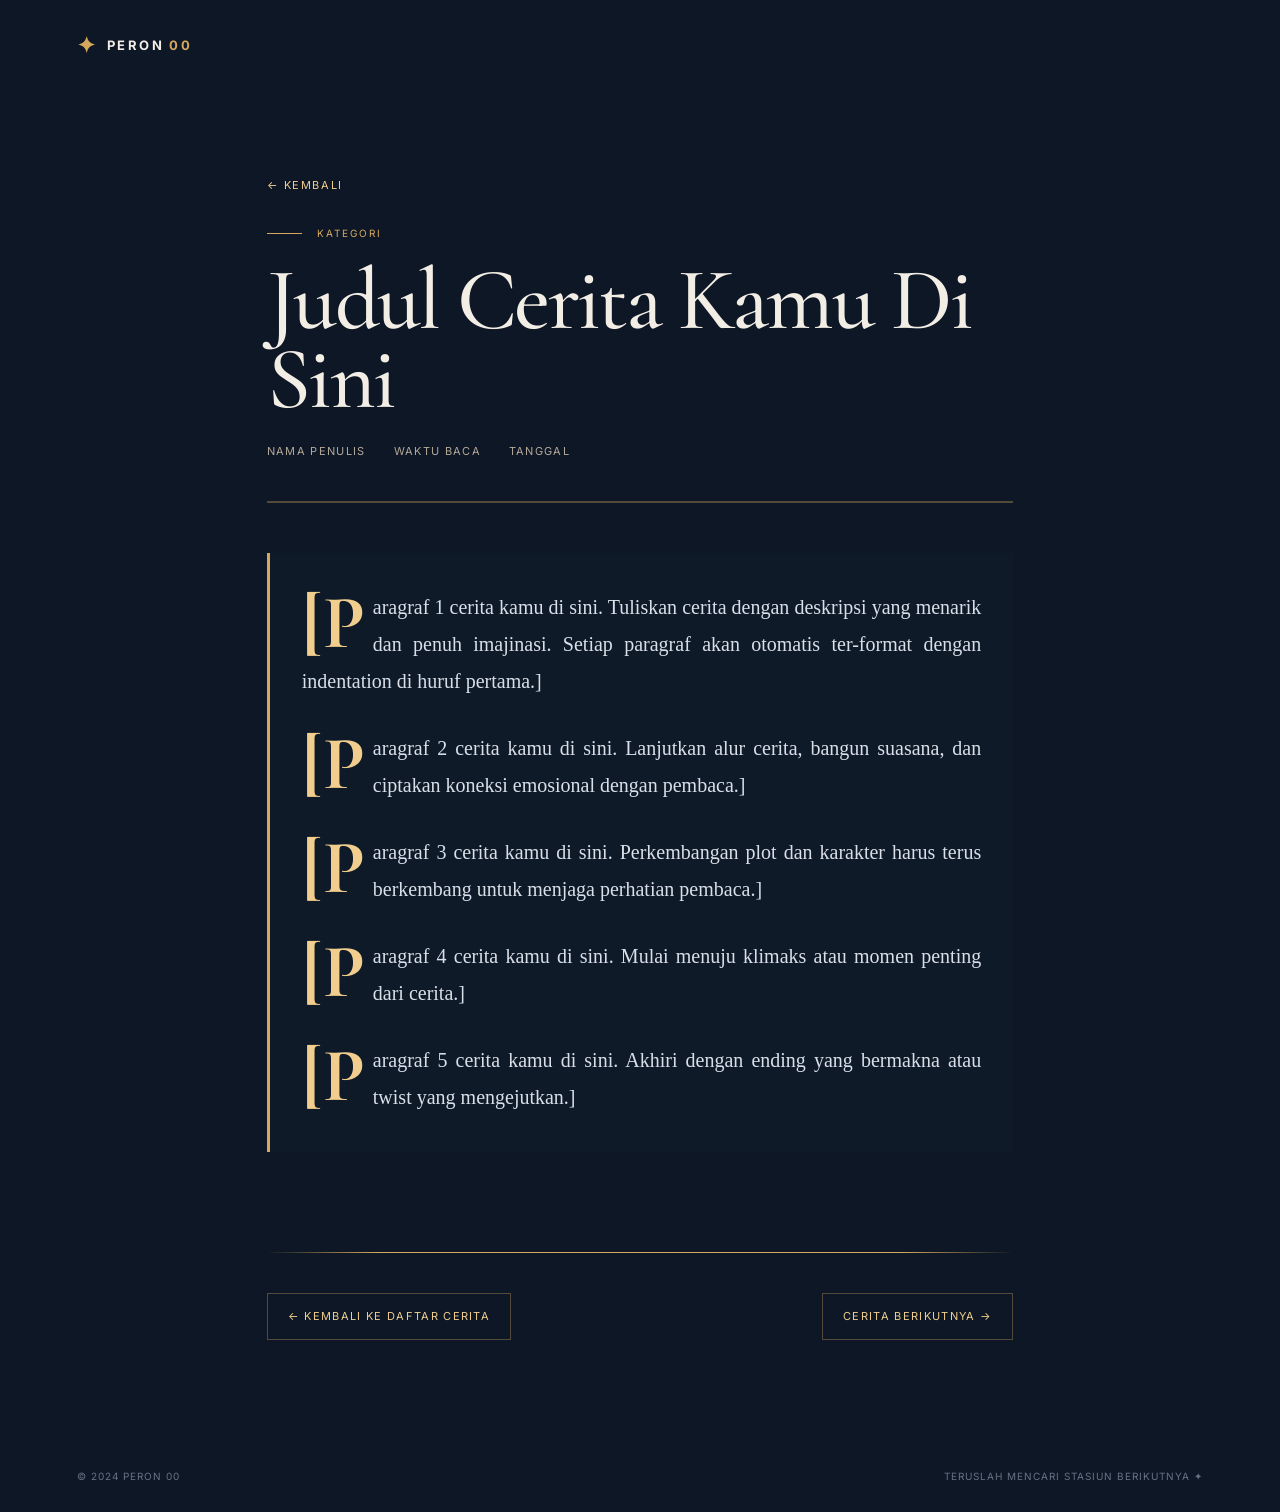
<file: Gift For Cia/baca1.html>
<!DOCTYPE html>
<html lang="id">
  <head>
    <meta charset="UTF-8" />
    <meta name="viewport" content="width=device-width, initial-scale=1.0" />
    <title>Peron 00 | Cerita</title>
    <link rel="preconnect" href="https://fonts.googleapis.com" />
    <link rel="preconnect" href="https://fonts.gstatic.com" crossorigin />
    <link
      href="https://fonts.googleapis.com/css2?family=Cormorant+Garamond:wght@500;600;700&family=Inter:wght@400;500;600;700&display=swap"
      rel="stylesheet"
    />
    <link rel="stylesheet" href="baca.css" />
  </head>
  <body class="story-page">
    <header class="site-header">
      <a class="brand" href="index.html" aria-label="Peron 00 beranda">
        <span class="brand-mark">✦</span>
        <span>PERON <b>00</b></span>
      </a>
    </header>

    <div class="story-shell">
      <a href="Cerpen1.html" class="back-link">← Kembali</a>

      <section class="story-hero">
        <p class="eyebrow"><span class="eyebrow-line"></span> KATEGORI</p>
        <h1>Judul Cerita Kamu Di Sini</h1>
        <div class="story-meta">
          <span>Nama Penulis</span>
          <span>Waktu Baca</span>
          <span>Tanggal</span>
        </div>
      </section>

      <section class="story-body">
        <p>
          [Paragraf 1 cerita kamu di sini. Tuliskan cerita dengan deskripsi yang menarik dan penuh imajinasi. Setiap paragraf akan otomatis ter-format dengan indentation di huruf pertama.]
        </p>

        <p>
          [Paragraf 2 cerita kamu di sini. Lanjutkan alur cerita, bangun suasana, dan ciptakan koneksi emosional dengan pembaca.]
        </p>

        <p>
          [Paragraf 3 cerita kamu di sini. Perkembangan plot dan karakter harus terus berkembang untuk menjaga perhatian pembaca.]
        </p>

        <p>
          [Paragraf 4 cerita kamu di sini. Mulai menuju klimaks atau momen penting dari cerita.]
        </p>

        <p>
          [Paragraf 5 cerita kamu di sini. Akhiri dengan ending yang bermakna atau twist yang mengejutkan.]
        </p>
      </section>

      <section class="story-footer">
        <div class="divider"></div>
        <div class="story-navigation">
          <a href="Cerpen1.html" class="nav-button-story">← Kembali ke Daftar Cerita</a>
          <a href="baca2.html" class="nav-button-story next">Cerita Berikutnya →</a>
        </div>
      </section>
    </div>

    <footer>
      <span>© 2024 PERON 00</span>
      <span>Teruslah mencari stasiun berikutnya ✦</span>
    </footer>
  </body>
</html>
</file>
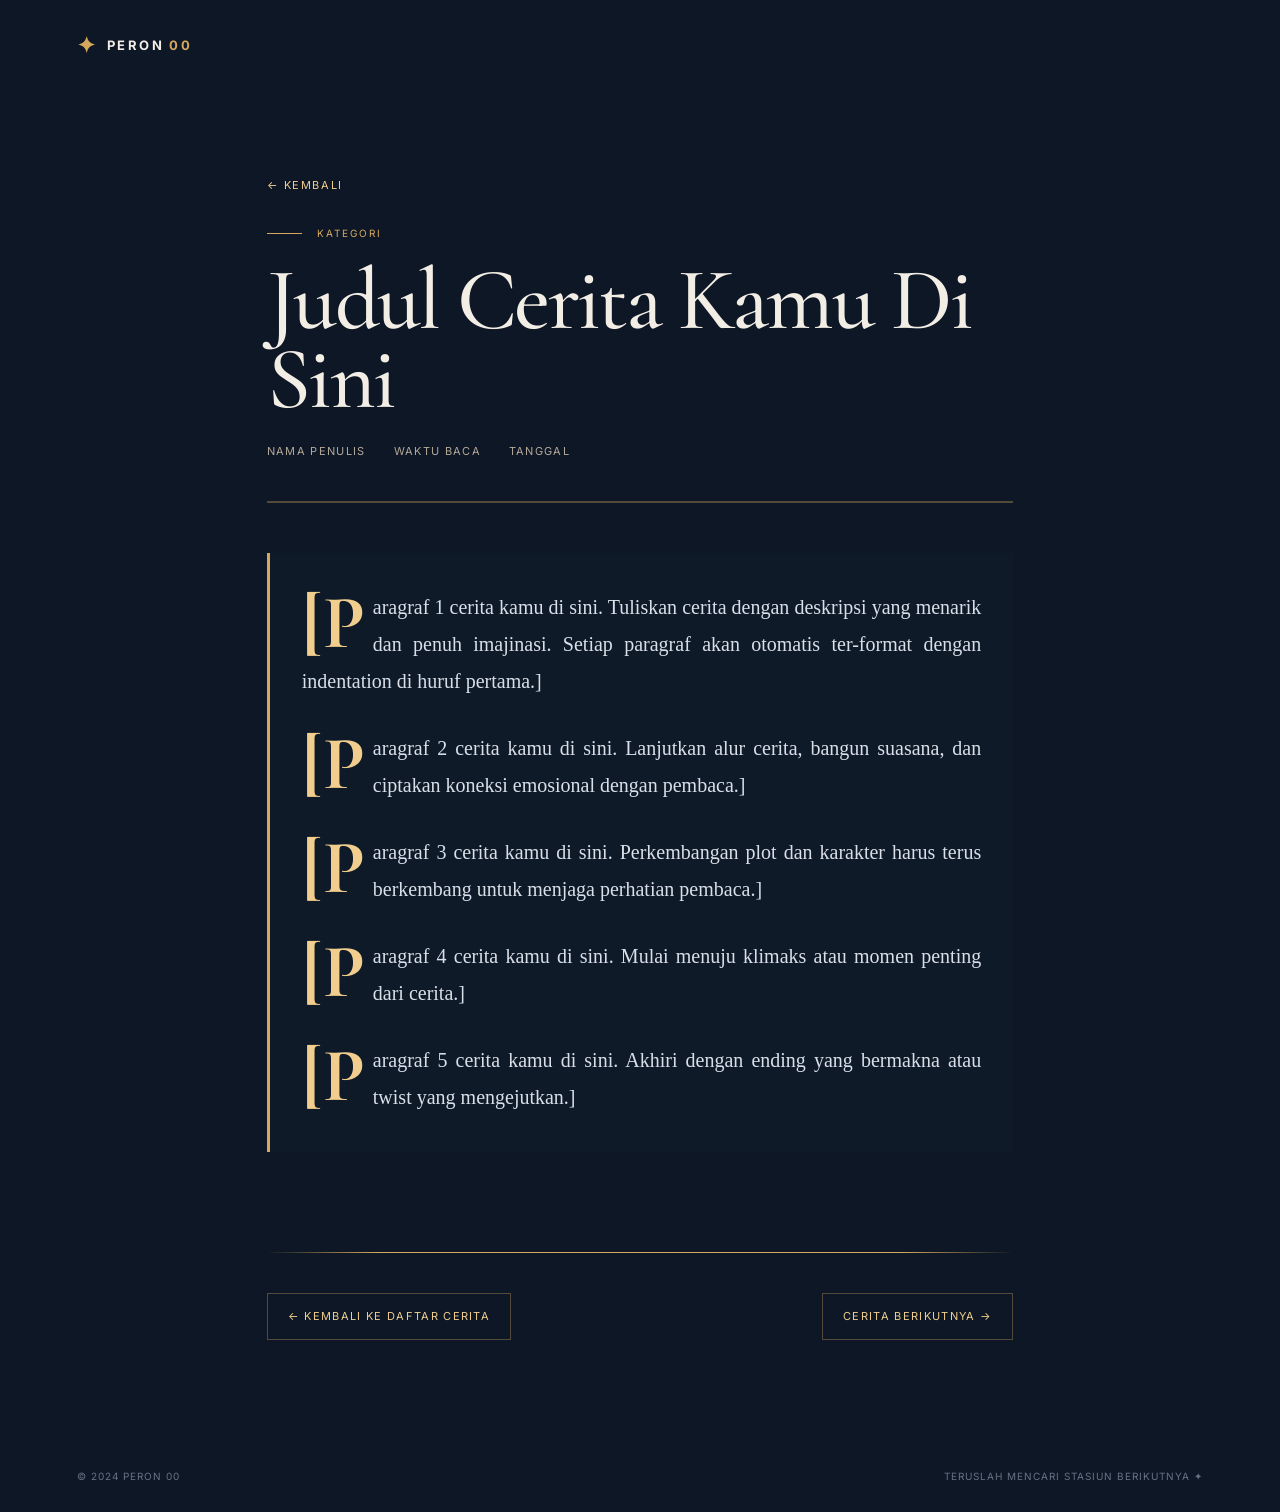
<file: Gift For Cia/baca2.html>
<!DOCTYPE html>
<html lang="id">
  <head>
    <meta charset="UTF-8" />
    <meta name="viewport" content="width=device-width, initial-scale=1.0" />
    <title>Peron 00 | Cerita</title>
    <link rel="preconnect" href="https://fonts.googleapis.com" />
    <link rel="preconnect" href="https://fonts.gstatic.com" crossorigin />
    <link
      href="https://fonts.googleapis.com/css2?family=Cormorant+Garamond:wght@500;600;700&family=Inter:wght@400;500;600;700&display=swap"
      rel="stylesheet"
    />
    <link rel="stylesheet" href="baca.css" />
  </head>
  <body class="story-page">
    <header class="site-header">
      <a class="brand" href="index.html" aria-label="Peron 00 beranda">
        <span class="brand-mark">✦</span>
        <span>PERON <b>00</b></span>
      </a>
    </header>

    <div class="story-shell">
      <a href="Cerpen1.html" class="back-link">← Kembali</a>

      <section class="story-hero">
        <p class="eyebrow"><span class="eyebrow-line"></span> KATEGORI</p>
        <h1>Judul Cerita Kamu Di Sini</h1>
        <div class="story-meta">
          <span>Nama Penulis</span>
          <span>Waktu Baca</span>
          <span>Tanggal</span>
        </div>
      </section>

      <section class="story-body">
        <p>
          [Paragraf 1 cerita kamu di sini. Tuliskan cerita dengan deskripsi yang menarik dan penuh imajinasi. Setiap paragraf akan otomatis ter-format dengan indentation di huruf pertama.]
        </p>

        <p>
          [Paragraf 2 cerita kamu di sini. Lanjutkan alur cerita, bangun suasana, dan ciptakan koneksi emosional dengan pembaca.]
        </p>

        <p>
          [Paragraf 3 cerita kamu di sini. Perkembangan plot dan karakter harus terus berkembang untuk menjaga perhatian pembaca.]
        </p>

        <p>
          [Paragraf 4 cerita kamu di sini. Mulai menuju klimaks atau momen penting dari cerita.]
        </p>

        <p>
          [Paragraf 5 cerita kamu di sini. Akhiri dengan ending yang bermakna atau twist yang mengejutkan.]
        </p>
      </section>

      <section class="story-footer">
        <div class="divider"></div>
        <div class="story-navigation">
          <a href="Cerpen1.html" class="nav-button-story">← Kembali ke Daftar Cerita</a>
          <a href="baca3.html" class="nav-button-story next">Cerita Berikutnya →</a>
        </div>
      </section>
    </div>

    <footer>
      <span>© 2024 PERON 00</span>
      <span>Teruslah mencari stasiun berikutnya ✦</span>
    </footer>
  </body>
</html>
</file>
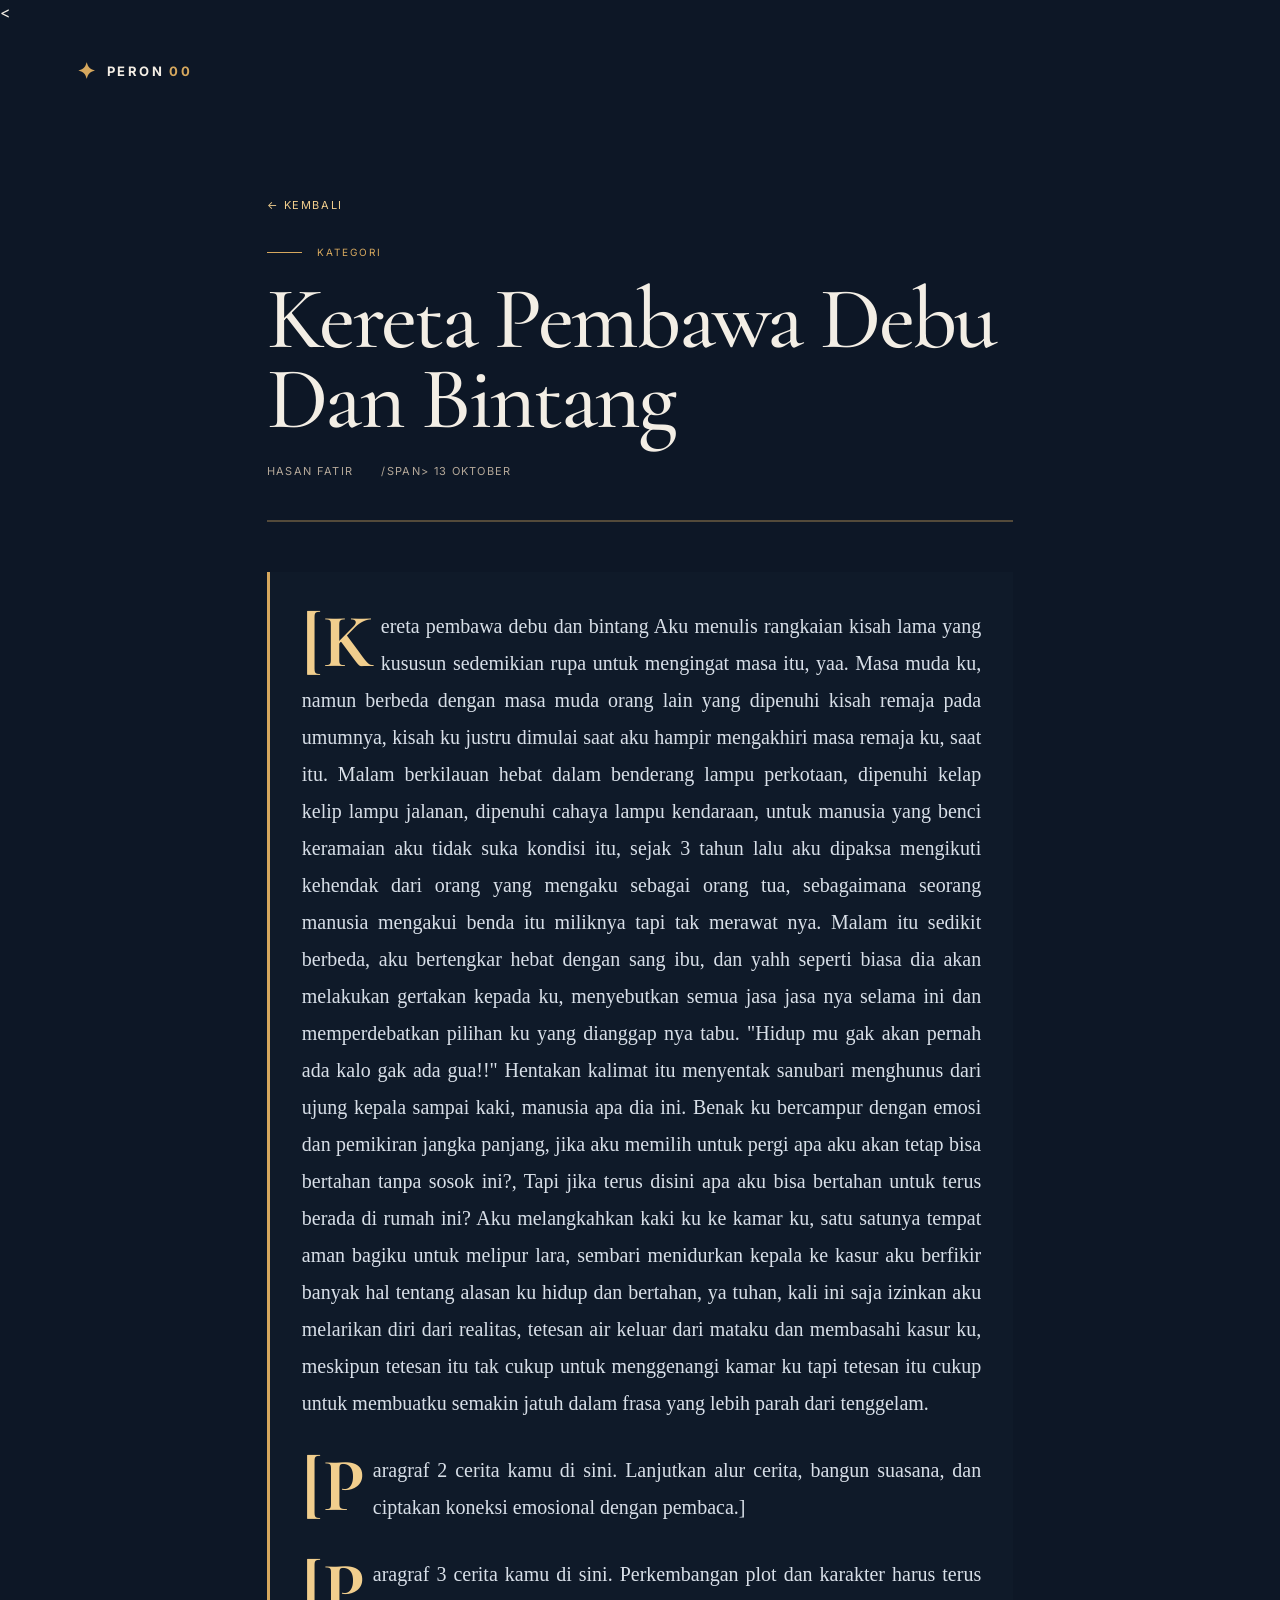
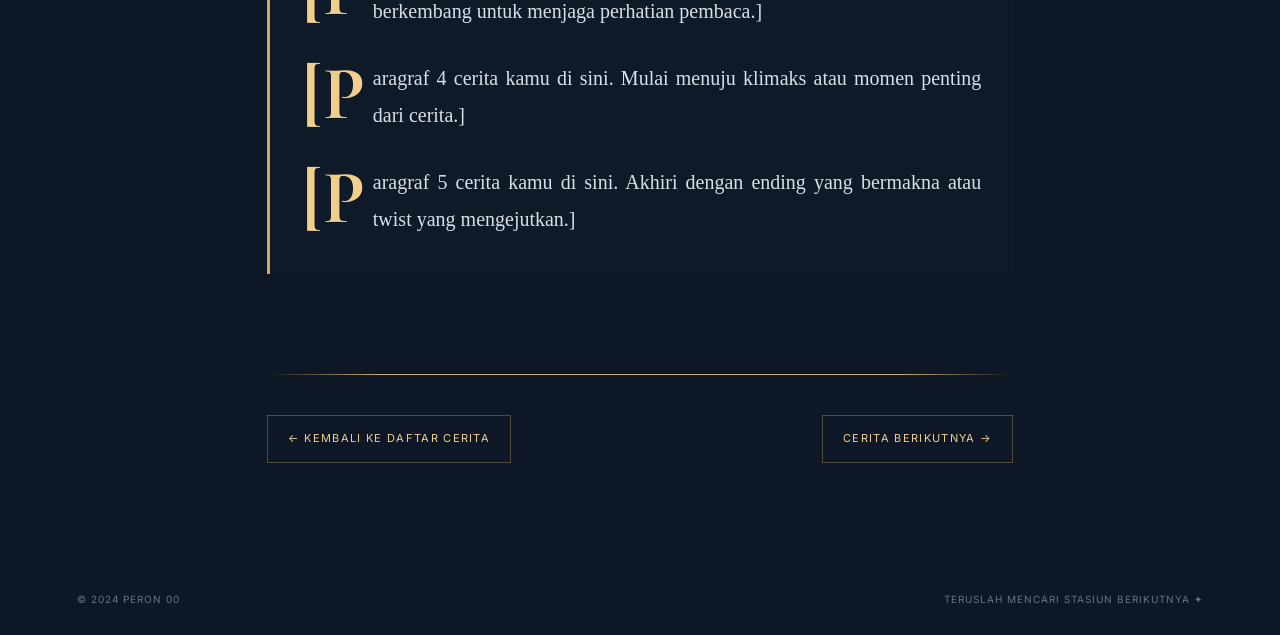
<file: Gift For Cia/baca3.html>
<<!DOCTYPE html>
<html lang="id">
  <head>
    <meta charset="UTF-8" />
    <meta name="viewport" content="width=device-width, initial-scale=1.0" />
    <title>Peron 00 | Cerita</title>
    <link rel="preconnect" href="https://fonts.googleapis.com" />
    <link rel="preconnect" href="https://fonts.gstatic.com" crossorigin />
    <link
      href="https://fonts.googleapis.com/css2?family=Cormorant+Garamond:wght@500;600;700&family=Inter:wght@400;500;600;700&display=swap"
      rel="stylesheet"
    />
    <link rel="stylesheet" href="baca.css" />
  </head>
  <body class="story-page">
    <header class="site-header">
      <a class="brand" href="index.html" aria-label="Peron 00 beranda">
        <span class="brand-mark">✦</span>
        <span>PERON <b>00</b></span>
      </a>
    </header>

    <div class="story-shell">
      <a href="Cerpen1.html" class="back-link">← Kembali</a>

      <section class="story-hero">
        <p class="eyebrow"><span class="eyebrow-line"></span> KATEGORI</p>
        <h1>Kereta Pembawa Debu Dan Bintang</h1>
        <div class="story-meta">
          <span>Hasan Fatir</span>
          <span>/span>
          <span>13 Oktober</span>
        </div>
      </section>

      <section class="story-body">
        <p>
          [Kereta pembawa debu dan bintang

Aku menulis rangkaian kisah lama yang kususun sedemikian rupa untuk mengingat masa itu, yaa.

Masa muda ku, namun berbeda dengan masa muda orang lain yang dipenuhi kisah remaja pada umumnya, kisah ku justru dimulai saat aku hampir mengakhiri masa remaja ku, saat itu.

Malam berkilauan hebat dalam benderang lampu perkotaan, dipenuhi kelap kelip lampu jalanan, dipenuhi cahaya lampu kendaraan, untuk manusia yang benci keramaian aku tidak suka kondisi itu, sejak 3 tahun lalu aku dipaksa mengikuti kehendak dari orang yang mengaku sebagai orang tua, sebagaimana seorang manusia mengakui benda itu miliknya tapi tak merawat nya.

Malam itu sedikit berbeda, aku bertengkar hebat dengan sang ibu, dan yahh seperti biasa dia akan melakukan gertakan kepada ku, menyebutkan semua jasa jasa nya selama ini dan memperdebatkan pilihan ku yang dianggap nya tabu.

"Hidup mu gak akan pernah ada kalo gak ada gua!!"

Hentakan kalimat itu menyentak sanubari menghunus dari ujung kepala sampai kaki, manusia apa dia ini.

Benak ku bercampur dengan emosi dan pemikiran jangka panjang, jika aku memilih untuk pergi apa aku akan tetap bisa bertahan tanpa sosok ini?, Tapi jika terus disini apa aku bisa bertahan untuk terus berada di rumah ini?

Aku melangkahkan kaki ku ke kamar ku, satu satunya tempat aman bagiku untuk melipur lara, sembari menidurkan kepala ke kasur aku berfikir banyak hal tentang alasan ku hidup dan bertahan, ya tuhan, kali ini saja izinkan aku melarikan diri dari realitas, tetesan air keluar dari mataku dan membasahi kasur ku, meskipun tetesan itu tak cukup untuk menggenangi kamar ku tapi tetesan itu cukup untuk membuatku semakin jatuh dalam frasa yang lebih parah dari tenggelam.

        <p>
          [Paragraf 2 cerita kamu di sini. Lanjutkan alur cerita, bangun suasana, dan ciptakan koneksi emosional dengan pembaca.]
        </p>

        <p>
          [Paragraf 3 cerita kamu di sini. Perkembangan plot dan karakter harus terus berkembang untuk menjaga perhatian pembaca.]
        </p>

        <p>
          [Paragraf 4 cerita kamu di sini. Mulai menuju klimaks atau momen penting dari cerita.]
        </p>

        <p>
          [Paragraf 5 cerita kamu di sini. Akhiri dengan ending yang bermakna atau twist yang mengejutkan.]
        </p>
      </section>

      <section class="story-footer">
        <div class="divider"></div>
        <div class="story-navigation">
          <a href="Cerpen1.html" class="nav-button-story">← Kembali ke Daftar Cerita</a>
          <a href="baca1.html" class="nav-button-story next">Cerita Berikutnya →</a>
        </div>
      </section>
    </div>

    <footer>
      <span>© 2024 PERON 00</span>
      <span>Teruslah mencari stasiun berikutnya ✦</span>
    </footer>
  </body>
</html>
</file>
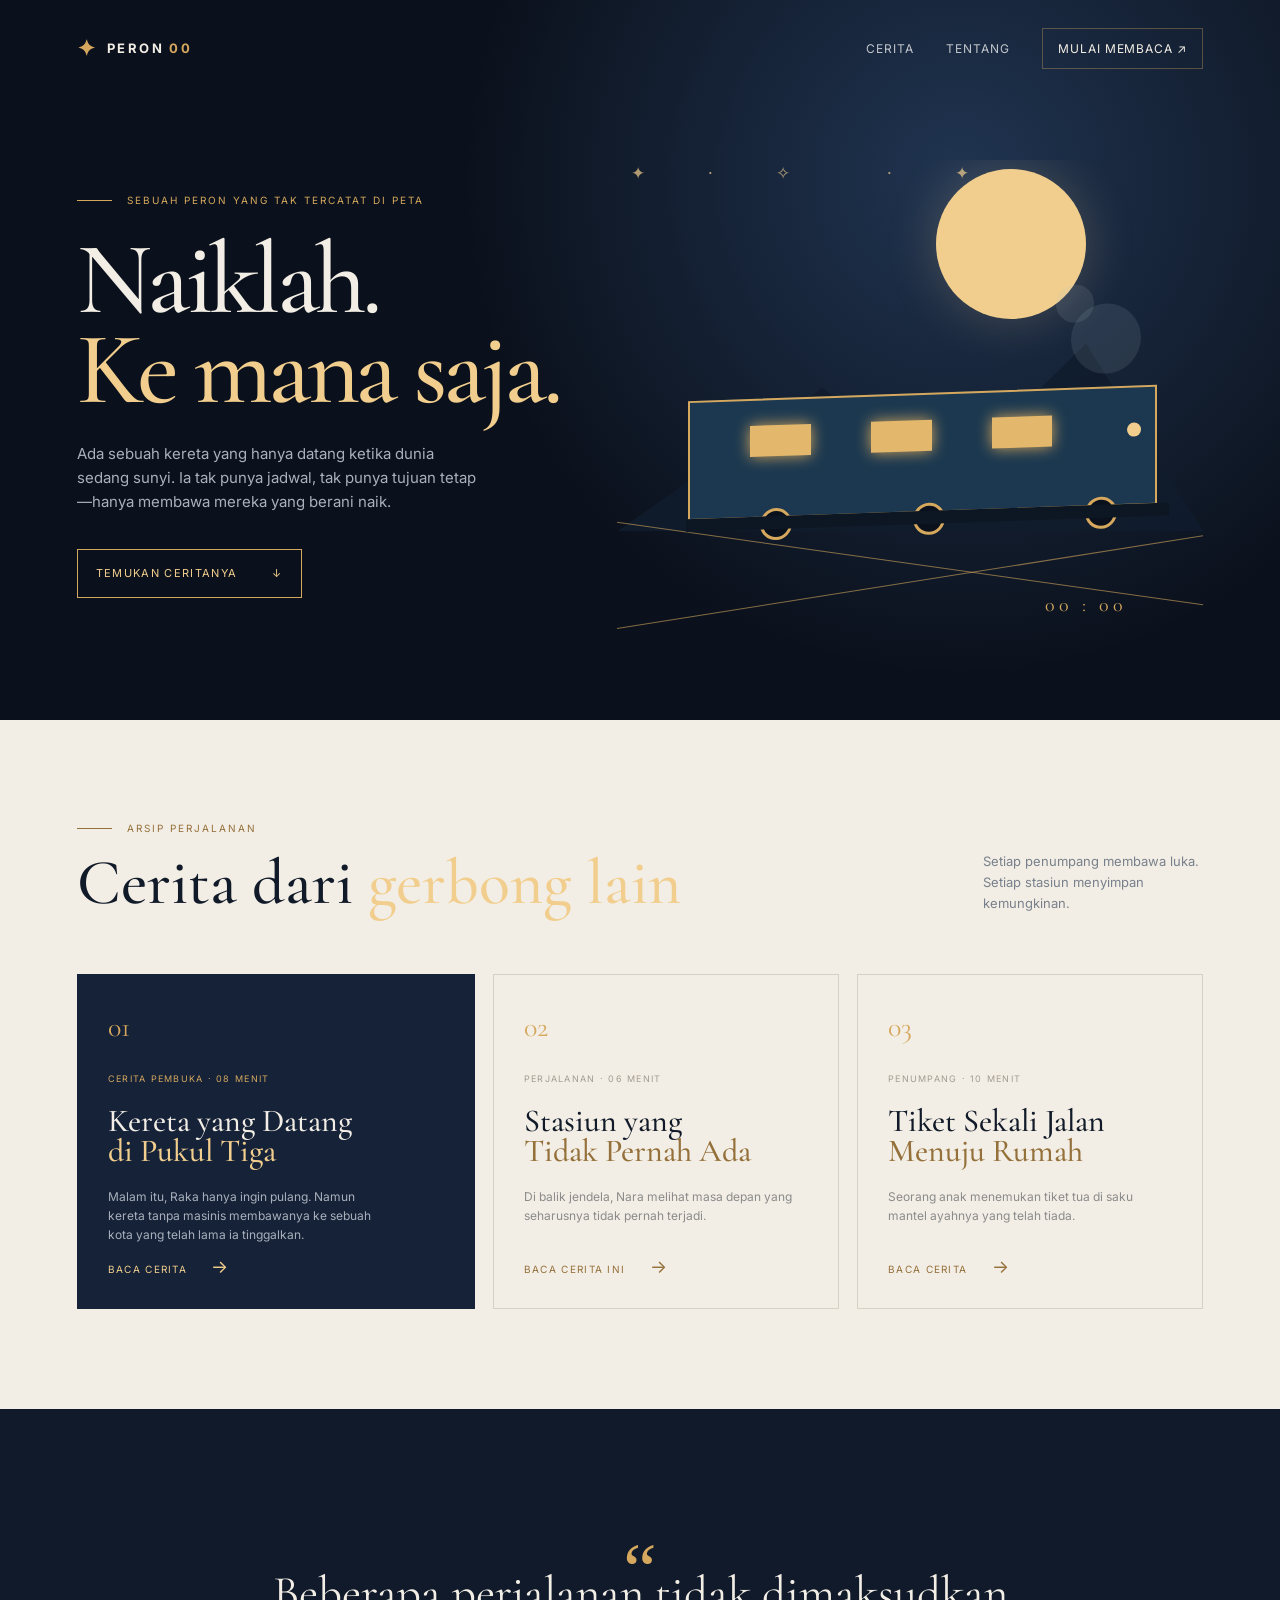
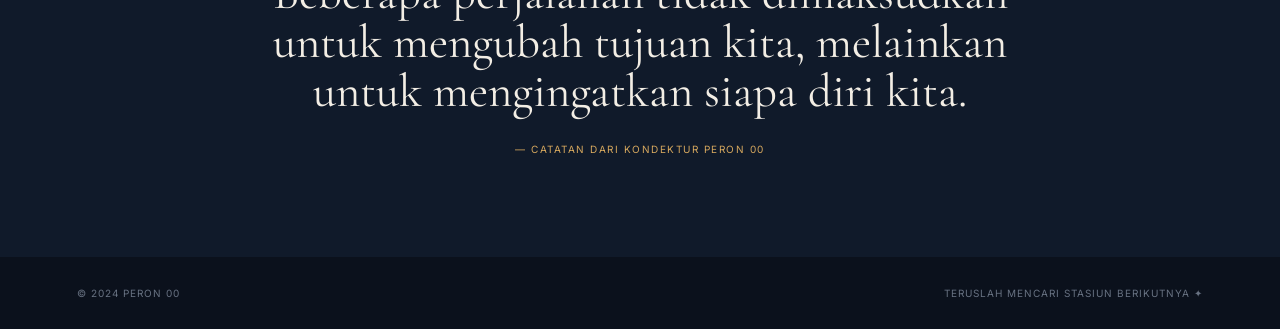
<file: Gift For Cia/Cerpen1.html>
<!DOCTYPE html>
<html lang="id">
<head>
  <meta charset="UTF-8">
  <meta name="viewport" content="width=device-width, initial-scale=1.0">
  <meta name="description" content="Peron 00 — kumpulan cerpen tentang kereta misterius yang membawa siapa saja ke mana saja.">
  <title>Peron 00 — Kereta yang Membawa ke Mana Saja</title>
  <link rel="preconnect" href="https://fonts.googleapis.com">
  <link rel="preconnect" href="https://fonts.gstatic.com" crossorigin>
  <link href="https://fonts.googleapis.com/css2?family=Cormorant+Garamond:wght@500;600;700&family=Inter:wght@400;500;600;700&display=swap" rel="stylesheet">
  <link rel="stylesheet" href="Cerpen1.css">
</head>
<body>
  <header class="site-header">
    <a class="brand" href="#beranda" aria-label="Peron 00 beranda">
      <span class="brand-mark">✦</span>
      <span>PERON <b>00</b></span>
    </a>
    <nav class="nav" aria-label="Navigasi utama">
      <a href="#cerita">Cerita</a>
      <a href="#tentang">Tentang</a>
      <a class="nav-button" href="#cerita">Mulai membaca <span>↗</span></a>
    </nav>
  </header>

  <main>
    <section class="hero" id="beranda">
      <div class="hero-content">
        <p class="eyebrow"><span class="eyebrow-line"></span> Sebuah peron yang tak tercatat di peta</p>
        <h1>Naiklah.<br><em>Ke mana saja.</em></h1>
        <p class="hero-copy">Ada sebuah kereta yang hanya datang ketika dunia sedang sunyi. Ia tak punya jadwal, tak punya tujuan tetap—hanya membawa mereka yang berani naik.</p>
        <a class="primary-button" href="#cerita">Temukan ceritanya <span>↓</span></a>
      </div>
      <div class="hero-art" aria-label="Ilustrasi kereta di tengah malam">
        <div class="moon"></div>
        <div class="stars">✦ &nbsp; · &nbsp; ✧ &nbsp;&nbsp;&nbsp; · &nbsp; ✦</div>
        <div class="mountains"></div>
        <div class="rail rail-one"></div>
        <div class="rail rail-two"></div>
        <div class="train">
          <div class="smoke smoke-one"></div><div class="smoke smoke-two"></div>
          <div class="train-window window-one"></div><div class="train-window window-two"></div><div class="train-window window-three"></div>
          <div class="train-light"></div>
          <div class="wheel wheel-one"></div><div class="wheel wheel-two"></div><div class="wheel wheel-three"></div>
        </div>
        <span class="platform-label">00 : 00</span>
      </div>
    </section>

    <section class="stories-section" id="cerita">
      <div class="section-heading">
        <div><p class="eyebrow"><span class="eyebrow-line"></span> Arsip perjalanan</p><h2>Cerita dari <em>gerbong lain</em></h2></div>
        <p class="section-intro">Setiap penumpang membawa luka. Setiap stasiun menyimpan kemungkinan.</p>
      </div>
      <div class="story-grid">
        <article class="story-card featured-card">
          <div class="card-number">01</div><p class="card-tag">Cerita pembuka · 08 menit</p>
          <h3>Kereta yang Datang<br><em>di Pukul Tiga</em></h3>
          <p class="excerpt">Malam itu, Raka hanya ingin pulang. Namun kereta tanpa masinis membawanya ke sebuah kota yang telah lama ia tinggalkan.</p>
          <a href="baca1.html" class="read-link">Baca cerita <span>→</span></a>
        </article>
        <article class="story-card">
          <div class="card-number">02</div><p class="card-tag">Perjalanan · 06 menit</p>
          <h3>Stasiun yang<br><em>Tidak Pernah Ada</em></h3>
          <p class="excerpt">Di balik jendela, Nara melihat masa depan yang seharusnya tidak pernah terjadi.</p>
          <a href="baca2.html" class="read-link">Baca cerita ini <span>→</span></a>
        </article>
        <article class="story-card">
          <div class="card-number">03</div><p class="card-tag">Penumpang · 10 menit</p>
          <h3>Tiket Sekali Jalan<br><em>Menuju Rumah</em></h3>
          <p class="excerpt">Seorang anak menemukan tiket tua di saku mantel ayahnya yang telah tiada.</p>
          <a href="baca3.html" class="read-link">Baca cerita <span>→</span></a>
        </article>
      </div>
    </section>

    <section class="quote-section" id="tentang">
      <span class="quote-mark">“</span>
      <blockquote>Beberapa perjalanan tidak dimaksudkan untuk mengubah tujuan kita, melainkan untuk mengingatkan siapa diri kita.</blockquote>
      <p>— Catatan dari kondektur Peron 00</p>
    </section>
  </main>

  <footer><span>© 2024 PERON 00</span><span>Teruslah mencari stasiun berikutnya ✦</span></footer>
</body>
</html>
</file>
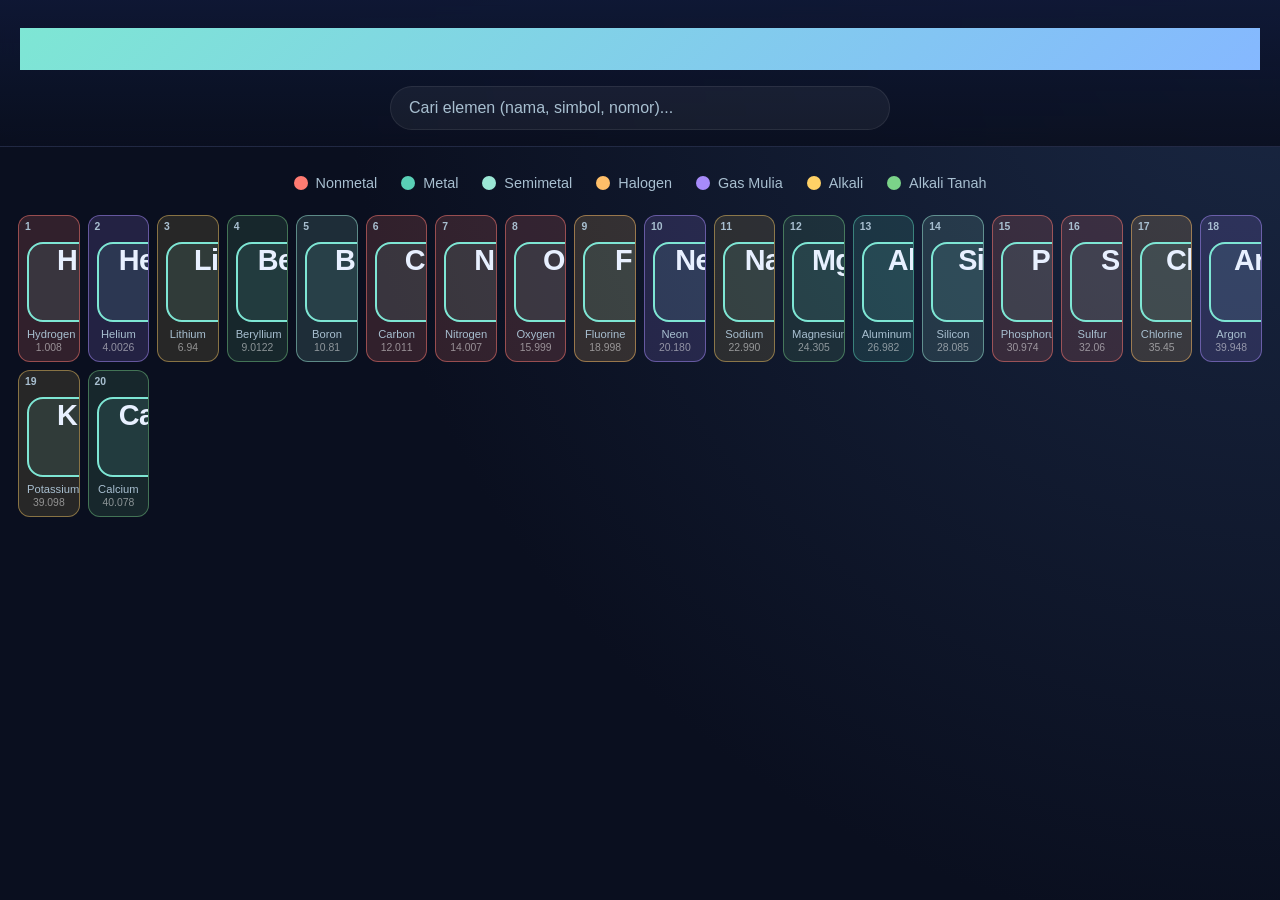
<file: Gift For Cia/surat cinta.html>
<!DOCTYPE html>
<html lang="id">
<head>
  <meta charset="UTF-8" />
  <meta name="viewport" content="width=device-width, initial-scale=1.0" />
  <title>Tabel Periodik Interaktif</title>
  <link rel="stylesheet" href="surat cinta.css" />
</head>
<body>
  <header class="header">
    <h1>⚛️ Tabel Periodik Interaktif</h1>
    <input type="text" id="searchInput" placeholder="Cari elemen (nama, simbol, nomor)..." />
  </header>

  <main class="container">
    <div class="legend">
      <span><i class="dot nonmetal"></i> Nonmetal</span>
      <span><i class="dot metal"></i> Metal</span>
      <span><i class="dot semimetal"></i> Semimetal</span>
      <span><i class="dot halogen"></i> Halogen</span>
      <span><i class="dot noble"></i> Gas Mulia</span>
      <span><i class="dot alkali"></i> Alkali</span>
      <span><i class="dot alkaline"></i> Alkali Tanah</span>
    </div>

    <div class="periodic-table" id="periodicTable"></div>

    <aside class="detail-card" id="detailCard">
      <button class="close-btn" id="closeBtn">×</button>
      <div class="detail-head">
        <div class="symbol" id="detailSymbol"></div>
        <div>
          <h2 id="detailName"></h2>
          <small id="detailCategory"></small>
        </div>
      </div>

      <div class="grid">
        <div><label>Nomor Atom</label><p id="detailNumber"></p></div>
        <div><label>Massa Atom</label><p id="detailMass"></p></div>
        <div><label>Konfigurasi</label><p id="detailConfig"></p></div>
        <div><label>Elektron Valensi</label><p id="detailValence"></p></div>
        <div><label>Keadaan</label><p id="detailState"></p></div>
        <div><label>Elektronegativitas</label><p id="detailElectro"></p></div>
      </div>

      <div class="desc">
        <h3>📝 Deskripsi</h3>
        <p id="detailDescription"></p>
      </div>

      <div class="desc">
        <h3>🔧 Kegunaan</h3>
        <p id="detailUses"></p>
      </div>
    </aside>
  </main>

  <script src="surat cinta.js"></script>
</body>
</html>
</file>
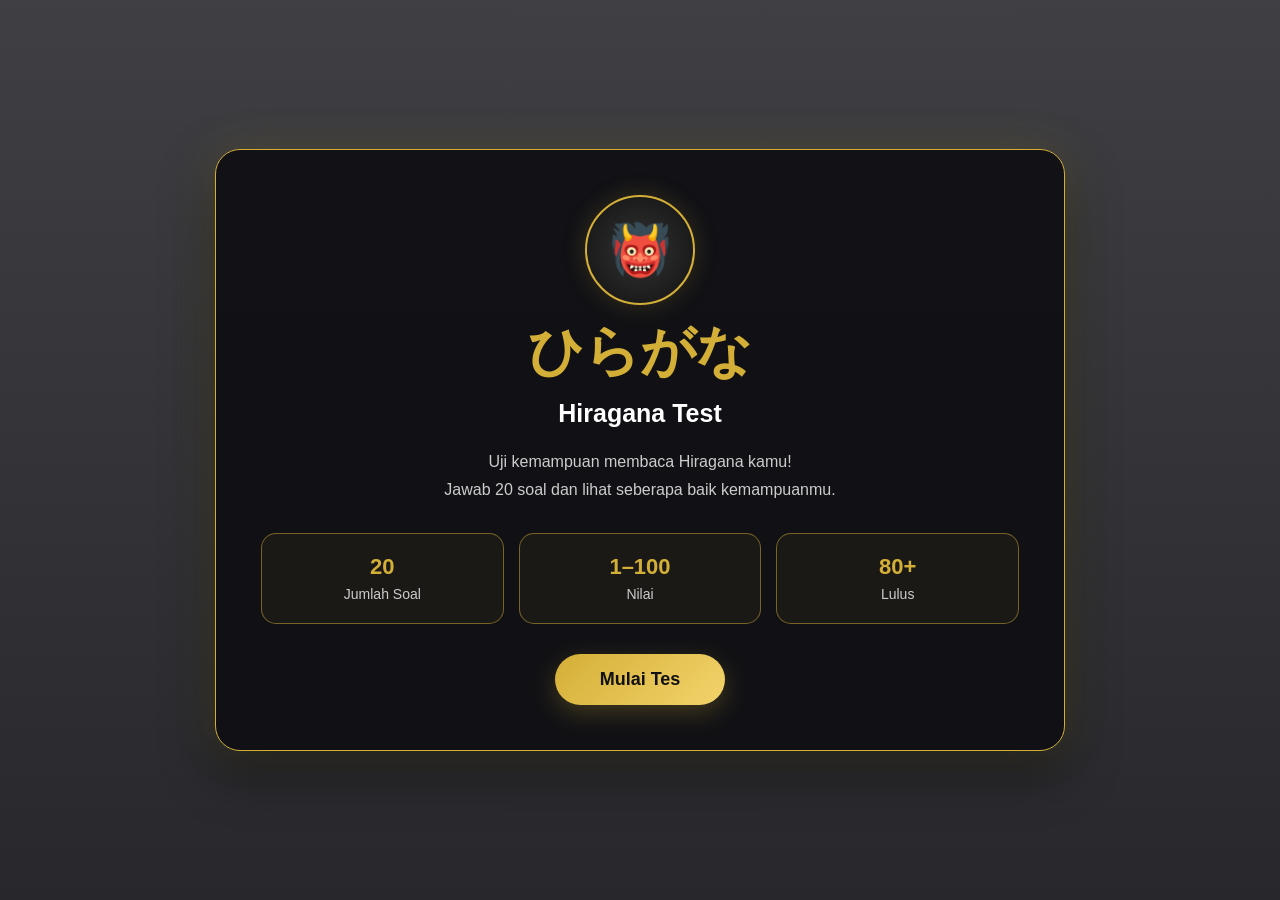
<file: Gift For Cia/tes.html>
<!DOCTYPE html>
<html lang="id">
<head>
    <meta charset="UTF-8">
    <meta name="viewport" content="width=device-width, initial-scale=1.0">

    <title>Hiragana Test</title>

    <link rel="stylesheet" href="tes.css">
</head>

<body>

    <div class="container">

        <!-- =========================
             START PAGE
        ========================== -->

        <section id="startPage" class="page active">

            <div class="card">

                <div class="mascot">
                    👹
                </div>

                <h1>ひらがな</h1>

                <h2>Hiragana Test</h2>

                <p class="subtitle">
                    Uji kemampuan membaca Hiragana kamu!
                    <br>
                    Jawab 20 soal dan lihat seberapa baik kemampuanmu.
                </p>

                <div class="info-box">

                    <div class="info">
                        <strong>20</strong>
                        <span>Jumlah Soal</span>
                    </div>

                    <div class="info">
                        <strong>1–100</strong>
                        <span>Nilai</span>
                    </div>

                    <div class="info">
                        <strong>80+</strong>
                        <span>Lulus</span>
                    </div>

                </div>

                <button id="startButton" class="main-button">
                    Mulai Tes
                </button>

            </div>

        </section>


        <!-- =========================
             QUIZ PAGE
        ========================== -->

        <section id="quizPage" class="page">

            <div class="card">

                <div class="quiz-header">

                    <span id="questionNumber">
                        Soal 1 / 20
                    </span>

                    <span>
                        Skor:
                        <strong id="currentScore">0</strong>
                    </span>

                </div>

                <div class="progress-container">
                    <div id="progressBar"></div>
                </div>

                <div class="mascot">
                    👹
                </div>

                <p id="speechText" class="speech">
                    Pilih jawaban yang benar!
                </p>

                <div id="hiraganaCharacter">
                    あ
                </div>

                <div id="answers"></div>

                <button id="nextButton">
                    Soal Berikutnya →
                </button>

            </div>

        </section>


        <!-- =========================
             RESULT PAGE
        ========================== -->

        <section id="resultPage" class="page">

            <div class="card">

                <div class="mascot">
                    👹
                </div>

                <h1>Hasil Tes</h1>

                <div id="resultTitle">
                    Selesai!
                </div>

                <div id="finalScore">
                    0
                </div>

                <p id="resultMessage">
                    Hasil tes kamu akan muncul di sini.
                </p>

                <div class="result-stats">

                    <div class="stat">

                        <strong id="correctCount">
                            0
                        </strong>

                        <span>
                            Jawaban Benar
                        </span>

                    </div>


                    <div class="stat">

                        <strong id="wrongCount">
                            0
                        </strong>

                        <span>
                            Jawaban Salah
                        </span>

                    </div>

                </div>


                <!--
                    GANTI LINK INI
                    jika lokasi website Kanji berbeda
                -->

                <a
                    href="courses.html"
                >
                    📚 Lanjut Belajar Kanji
                </a>

                <br>

                <button
                    id="retryButton"
                    class="main-button"
                >
                    🔄 Ulangi Tes
                </button>

                <p id="resultNote"></p>

            </div>

        </section>

    </div>


    <!-- JavaScript -->
    <script src="tes.js"></script>

</body>
</html>
</file>
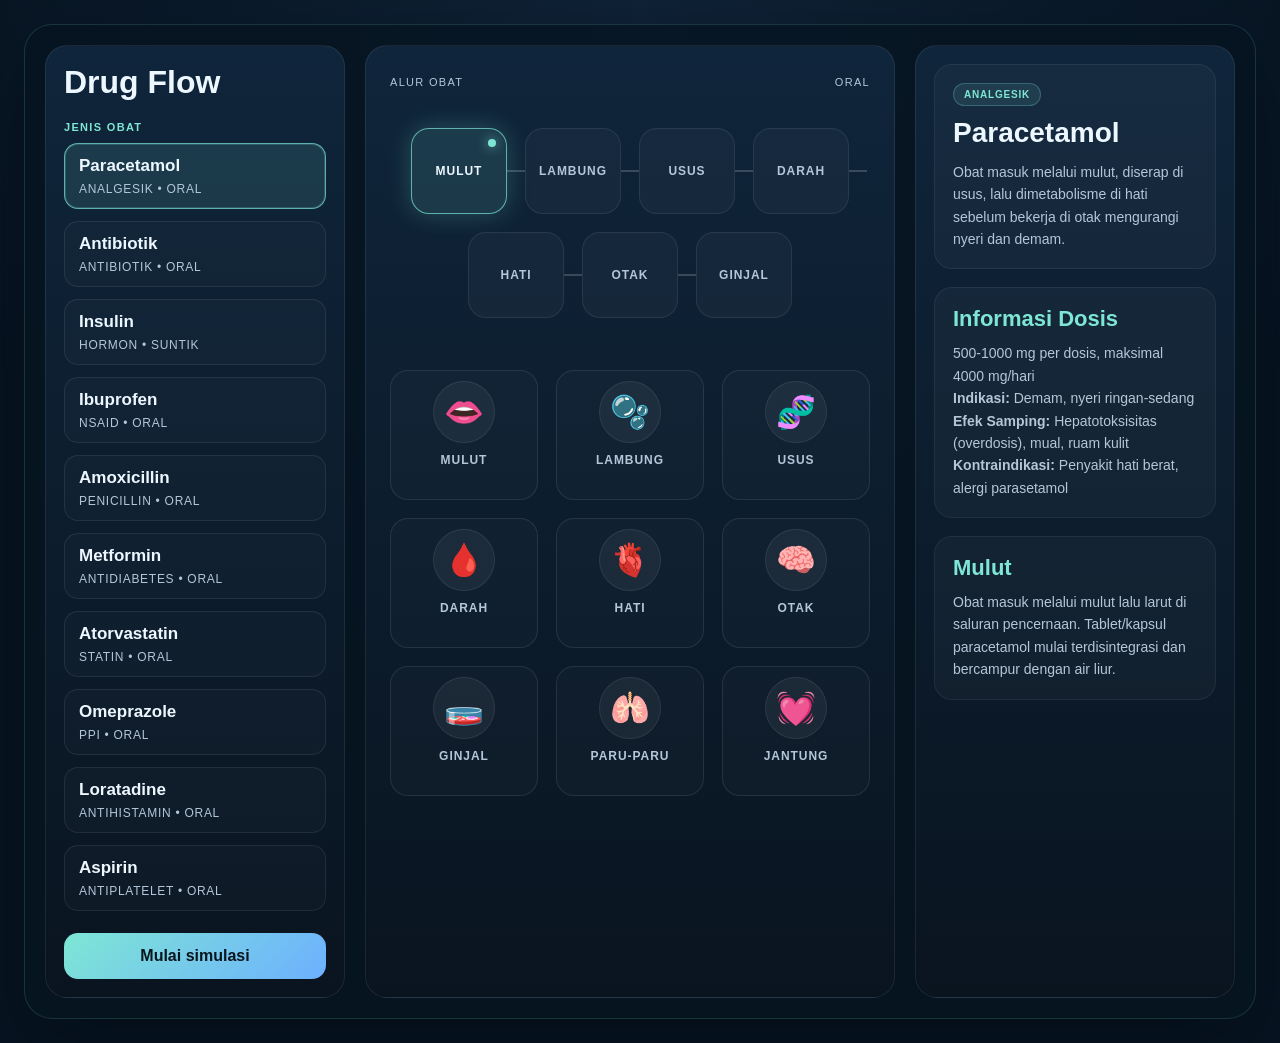
<file: Gift For Cia/tutors.html>
<!DOCTYPE html>
<html lang="id">
  <head>
    <meta charset="UTF-8" />
    <meta name="viewport" content="width=device-width, initial-scale=1.0" />
    <title>Simulasi Perjalanan Obat</title>
    <link rel="stylesheet" href="tutors.css" />
  </head>
  <body>
    <div class="app">
      <aside class="panel controls">
        <h1>Drug Flow</h1>

        <div class="section-label">Jenis Obat</div>
        <div class="drug-list" id="drugList"></div>

        <button id="simulateBtn" class="simulate-btn">Mulai simulasi</button>
      </aside>

      <main class="panel center-panel">
        <div class="topbar">
          <span>Alur obat</span>
          <span id="routeLabel">Oral</span>
        </div>

        <div class="route" id="route"></div>

        <div class="organs-grid" id="organsGrid"></div>
      </main>

      <aside class="panel detail-panel">
        <div class="card">
          <span class="pill" id="drugBadge">Analgesik</span>
          <h2 id="detailDrugName">Paracetamol</h2>
          <p id="detailSummary">
            Obat masuk melalui mulut, diserap, lalu diproses oleh hati.
          </p>
        </div>

        <div class="card">
          <h3>Informasi Dosis</h3>
          <p id="dosageInfo"></p>
          <p><strong>Indikasi:</strong> <span id="indications"></span></p>
          <p><strong>Efek Samping:</strong> <span id="sideEffects"></span></p>
          <p><strong>Kontraindikasi:</strong> <span id="contraindications"></span></p>
        </div>

        <div class="card">
          <h3 id="activeNodeText">Mulut</h3>
          <p id="activeNodeDesc">
            Obat mulai masuk ke saluran pencernaan.
          </p>
        </div>
      </aside>
    </div>

    <script src="tutors.js"></script>
  </body>
</html>
</file>
<file: Gift For Cia/baca.css>
:root {
  --night: #0b111c;
  --ink: #111a29;
  --navy: #152238;
  --paper: #f3eee5;
  --muted: #a9b0bb;
  --gold: #d6a85e;
  --gold-light: #f1ce8d;
  --line: rgba(214, 168, 94, 0.35);
  --story-bg: #0d1726;
  --story-card: #121f2d;
}

* {
  box-sizing: border-box;
  margin: 0;
  padding: 0;
}

html {
  scroll-behavior: smooth;
}

body {
  background: var(--night);
  color: var(--paper);
  font-family: Inter, sans-serif;
  line-height: 1.6;
}

a {
  color: inherit;
  text-decoration: none;
}

/* ===== HEADER & NAVIGATION ===== */
.site-header {
  align-items: center;
  display: flex;
  justify-content: space-between;
  margin: auto;
  max-width: 1280px;
  padding: 28px 6vw;
  width: 100%;
  z-index: 5;
}

.brand {
  align-items: center;
  display: flex;
  font-size: 13px;
  font-weight: 700;
  gap: 10px;
  letter-spacing: 0.18em;
}

.brand b {
  color: var(--gold);
  font-weight: 700;
}

.brand-mark {
  color: var(--gold);
  font-size: 22px;
}

.back-link {
  color: var(--gold-light);
  display: inline-block;
  font-size: 11px;
  letter-spacing: 0.14em;
  margin-bottom: 30px;
  text-transform: uppercase;
  transition: color 0.2s;
}

.back-link:hover {
  color: var(--gold);
}

/* ===== TYPOGRAPHY ===== */
h1,
h2,
h3,
blockquote {
  font-family: 'Cormorant Garamond', Georgia, serif;
}

.eyebrow {
  color: var(--gold);
  font-size: 10px;
  letter-spacing: 0.2em;
  text-transform: uppercase;
}

.eyebrow-line {
  background: var(--gold);
  display: inline-block;
  height: 1px;
  margin: 0 10px 3px 0;
  width: 35px;
}

em {
  color: var(--gold-light);
  font-style: normal;
}

/* ===== STORY PAGE ===== */
.story-page {
  background: var(--story-bg);
  color: var(--paper);
  min-height: 100vh;
}

.story-shell {
  margin: 0 auto;
  max-width: 900px;
  padding: 80px 6vw 100px;
}

.story-hero {
  border-bottom: 2px solid var(--line);
  margin-bottom: 50px;
  padding-bottom: 40px;
}

.story-hero h1 {
  font-size: clamp(48px, 7vw, 88px);
  font-weight: 500;
  letter-spacing: -0.03em;
  line-height: 0.9;
  margin: 20px 0 24px;
  max-width: 850px;
}

.story-meta {
  color: #b4a899;
  display: flex;
  flex-wrap: wrap;
  font-size: 11px;
  gap: 28px;
  letter-spacing: 0.12em;
  text-transform: uppercase;
}

/* ===== STORY BODY ===== */
.story-body {
  background: rgba(18, 31, 45, 0.5);
  border-left: 3px solid var(--gold);
  margin-bottom: 50px;
  padding: 36px 32px;
}

.story-body p {
  color: #d8dfe8;
  font-family: 'Lora', Georgia, serif;
  font-size: clamp(17px, 2vw, 20px);
  line-height: 1.85;
  margin-bottom: 30px;
  text-align: justify;
}

.story-body p:last-child {
  margin-bottom: 0;
}

/* Drop cap styling - Huruf pertama paragraf yang besar */
.story-body p:first-letter {
  color: var(--gold-light);
  float: left;
  font-family: 'Cormorant Garamond', serif;
  font-size: 3.8em;
  font-weight: 700;
  line-height: 0.8;
  margin-right: 8px;
  padding-top: 4px;
}

/* ===== STORY FOOTER ===== */
.story-footer {
  margin-top: 60px;
  padding-top: 40px;
}

.divider {
  background: linear-gradient(
    90deg,
    transparent 0,
    var(--gold) 15%,
    var(--gold) 85%,
    transparent 100%
  );
  height: 1px;
  margin-bottom: 40px;
}

.story-navigation {
  display: flex;
  gap: 30px;
  justify-content: space-between;
}

.nav-button-story {
  border: 1px solid var(--line);
  color: var(--gold-light);
  display: inline-block;
  font-size: 11px;
  letter-spacing: 0.12em;
  padding: 14px 20px;
  text-transform: uppercase;
  transition: all 0.3s;
}

.nav-button-story:hover {
  background: var(--gold);
  border-color: var(--gold);
  color: var(--night);
}

.nav-button-story.next {
  margin-left: auto;
}

/* ===== FOOTER ===== */
footer {
  color: #687282;
  display: flex;
  font-size: 10px;
  justify-content: space-between;
  letter-spacing: 0.1em;
  padding: 28px 6vw;
  text-transform: uppercase;
}

/* ===== LANDING PAGE ===== */
.hero {
  background: radial-gradient(circle at 75% 25%, #203451 0, var(--night) 45%);
  display: grid;
  grid-template-columns: 48% 52%;
  min-height: 720px;
  overflow: hidden;
  padding: 160px 6vw 90px;
  position: relative;
}

.hero-content {
  align-self: center;
  max-width: 530px;
  position: relative;
  z-index: 2;
}

.hero-copy {
  color: var(--muted);
  font-size: 15px;
  max-width: 400px;
}

.primary-button {
  align-items: center;
  border: 1px solid var(--gold);
  color: var(--gold-light);
  display: flex;
  font-size: 11px;
  gap: 35px;
  letter-spacing: 0.12em;
  margin-top: 35px;
  padding: 15px 18px;
  text-transform: uppercase;
  width: max-content;
  transition: all 0.3s;
}

.primary-button:hover {
  background: var(--gold);
  color: var(--night);
}

h1 {
  font-size: clamp(60px, 8vw, 110px);
  font-weight: 500;
  letter-spacing: -0.045em;
  line-height: 0.88;
  margin: 26px 0 28px;
}

.hero-art {
  min-height: 430px;
  overflow: hidden;
  position: relative;
}

.moon {
  background: var(--gold-light);
  border-radius: 50%;
  box-shadow: 0 0 50px rgba(241, 206, 141, 0.22);
  height: 150px;
  position: absolute;
  right: 20%;
  top: 2%;
  width: 150px;
}

.stars {
  color: var(--gold-light);
  font-size: 17px;
  letter-spacing: 12px;
  opacity: 0.7;
  position: absolute;
  right: 38%;
  top: 0;
}

.mountains {
  background: #101c2d;
  clip-path: polygon(0 100%, 35% 35%, 55% 80%, 80% 15%, 100% 100%);
  bottom: 21%;
  height: 47%;
  opacity: 0.9;
  position: absolute;
  width: 100%;
}

.rail {
  background: var(--gold);
  bottom: 13%;
  height: 1px;
  opacity: 0.6;
  position: absolute;
  transform: rotate(8deg);
  width: 120%;
}

.rail-one {
  left: -4%;
}

.rail-two {
  bottom: 11%;
  left: -5%;
  transform: rotate(-9deg);
}

.train {
  background: #1b3850;
  border: 2px solid var(--gold);
  bottom: 25%;
  height: 120px;
  left: 12%;
  position: absolute;
  transform: skewY(-2deg);
  width: 80%;
}

.train::after {
  background: #0d1724;
  bottom: -13px;
  content: '';
  height: 13px;
  left: -4px;
  position: absolute;
  width: 104%;
}

.train-window {
  background: #e3b86d;
  box-shadow: 0 0 15px #d6a85e;
  height: 31px;
  position: absolute;
  top: 25px;
  width: 13%;
}

.window-one {
  left: 13%;
}

.window-two {
  left: 39%;
}

.window-three {
  left: 65%;
}

.train-light {
  background: var(--gold-light);
  border-radius: 50%;
  height: 14px;
  position: absolute;
  right: 3%;
  top: 35px;
  width: 14px;
}

.wheel {
  background: var(--night);
  border: 3px solid var(--gold);
  border-radius: 50%;
  bottom: -24px;
  height: 32px;
  position: absolute;
  width: 32px;
}

.wheel-one {
  left: 15%;
}

.wheel-two {
  left: 48%;
}

.wheel-three {
  right: 8%;
}

.smoke {
  background: rgba(180, 194, 201, 0.12);
  border-radius: 50%;
  height: 70px;
  position: absolute;
  right: 3%;
  top: -85px;
  width: 70px;
}

.smoke-two {
  height: 38px;
  right: 13%;
  top: -105px;
  width: 38px;
}

.platform-label {
  bottom: 2%;
  color: var(--gold);
  font-family: 'Cormorant Garamond', serif;
  font-size: 20px;
  letter-spacing: 0.2em;
  position: absolute;
  right: 13%;
}

.stories-section {
  background: var(--paper);
  color: var(--ink);
  padding: 100px 6vw;
}

.section-heading {
  align-items: end;
  display: flex;
  justify-content: space-between;
  margin: auto;
  max-width: 1160px;
}

.section-heading .eyebrow {
  color: #94703a;
}

.section-heading .eyebrow-line {
  background: #94703a;
}

.section-heading h2 {
  font-size: clamp(42px, 5vw, 68px);
  font-weight: 500;
  line-height: 0.95;
  margin-top: 17px;
}

.section-intro {
  color: #78808c;
  font-size: 13px;
  max-width: 220px;
}

.story-grid {
  display: grid;
  gap: 18px;
  grid-template-columns: 1.15fr 1fr 1fr;
  margin: 60px auto 0;
  max-width: 1160px;
}

.story-card {
  border: 1px solid #d7d0c5;
  min-height: 335px;
  padding: 30px;
  position: relative;
  transition: transform 0.25s, box-shadow 0.25s;
}

.story-card:hover {
  box-shadow: 0 15px 30px rgba(17, 26, 41, 0.1);
  transform: translateY(-6px);
}

.featured-card {
  background: var(--navy);
  border-color: var(--navy);
  color: var(--paper);
}

.card-number {
  color: var(--gold);
  font-family: 'Cormorant Garamond', serif;
  font-size: 28px;
}

.card-tag {
  color: #a39b91;
  font-size: 9px;
  letter-spacing: 0.14em;
  margin-top: 22px;
  text-transform: uppercase;
}

.featured-card .card-tag {
  color: var(--gold);
}

.story-card h3 {
  font-size: 32px;
  font-weight: 500;
  line-height: 0.95;
  margin: 20px 0;
}

.story-card:not(.featured-card) h3 em {
  color: #94703a;
}

.excerpt {
  color: #8a8b8a;
  font-size: 12px;
  max-width: 270px;
}

.featured-card .excerpt {
  color: #a9b0bb;
}

.read-link {
  bottom: 26px;
  color: #94703a;
  font-size: 10px;
  letter-spacing: 0.13em;
  position: absolute;
  text-transform: uppercase;
  transition: color 0.2s;
}

.featured-card .read-link {
  color: var(--gold-light);
}

.read-link:hover {
  color: var(--gold);
}

.read-link span {
  font-size: 18px;
  margin-left: 20px;
}

.quote-section {
  background: #101a2a;
  padding: 100px 20px;
  text-align: center;
}

.quote-mark {
  color: var(--gold);
  display: block;
  font-family: Georgia, serif;
  font-size: 75px;
  height: 50px;
}

.quote-section blockquote {
  font-size: clamp(30px, 4vw, 47px);
  line-height: 1.05;
  margin: 10px auto 24px;
  max-width: 760px;
}

.quote-section p {
  color: var(--gold);
  font-size: 10px;
  letter-spacing: 0.15em;
  text-transform: uppercase;
}

/* ===== RESPONSIVE ===== */
@media (max-width: 760px) {
  .site-header {
    padding-top: 22px;
  }

  .hero {
    display: block;
    min-height: 850px;
    padding-top: 150px;
  }

  .hero-art {
    margin-top: 35px;
    min-height: 300px;
  }

  .moon {
    height: 100px;
    width: 100px;
  }

  .train {
    bottom: 25%;
    height: 85px;
  }

  .train-window {
    height: 22px;
    top: 18px;
  }

  .section-heading {
    align-items: start;
    display: block;
  }

  .section-intro {
    margin-top: 25px;
  }

  .story-grid {
    grid-template-columns: 1fr;
  }

  .story-card {
    min-height: 300px;
  }

  footer {
    display: block;
    line-height: 2.5;
  }

  .story-shell {
    padding-top: 80px;
    padding-bottom: 60px;
  }

  .story-body {
    padding: 24px 20px;
  }

  .story-body p {
    font-size: 16px;
  }

  .story-navigation {
    flex-direction: column;
    gap: 15px;
  }

  .nav-button-story.next {
    margin-left: 0;
  }
}
</file>
<file: Gift For Cia/Cerpen1.css>
:root {
  --night: #0b111c;
  --ink: #111a29;
  --navy: #152238;
  --paper: #f3eee5;
  --muted: #a9b0bb;
  --gold: #d6a85e;
  --gold-light: #f1ce8d;
  --line: rgba(214, 168, 94, .35);
}

* { box-sizing: border-box; margin: 0; padding: 0; }
html { scroll-behavior: smooth; }
body { background: var(--night); color: var(--paper); font-family: Inter, sans-serif; line-height: 1.6; }
a { color: inherit; text-decoration: none; }
p { color: blue;}
.site-header { align-items: center; display: flex; justify-content: space-between; margin: auto; max-width: 1280px; padding: 28px 6vw; position: absolute; top: 0; width: 100%; z-index: 5; }
.brand { align-items: center; display: flex; font-size: 13px; font-weight: 700; gap: 10px; letter-spacing: .18em; }
.brand b { color: var(--gold); font-weight: 700; }
.brand-mark { color: var(--gold); font-size: 22px; }
.nav { align-items: center; display: flex; font-size: 12px; gap: 32px; letter-spacing: .08em; text-transform: uppercase; }
.nav a:not(.nav-button) { color: #c2c6cc; transition: color .2s; }
.nav a:not(.nav-button):hover { color: var(--gold-light); }
.nav-button { border: 1px solid var(--line); padding: 10px 15px; transition: background .2s, color .2s; }
.nav-button:hover { background: var(--gold); color: var(--night); }
.hero { background: radial-gradient(circle at 75% 25%, #203451 0, var(--night) 45%); display: grid; grid-template-columns: 48% 52%; min-height: 720px; overflow: hidden; padding: 160px 6vw 90px; position: relative; }
.hero-content { align-self: center; max-width: 530px; position: relative; z-index: 2; }
.eyebrow { color: var(--gold); font-size: 10px; letter-spacing: .2em; text-transform: uppercase; }
.eyebrow-line { background: var(--gold); display: inline-block; height: 1px; margin: 0 10px 3px 0; width: 35px; }
h1, h2, h3, blockquote { font-family: 'Cormorant Garamond', Georgia, serif; }
h1 { font-size: clamp(60px, 8vw, 110px); font-weight: 500; letter-spacing: -.045em; line-height: .88; margin: 26px 0 28px; }
em { color: var(--gold-light); font-style: normal; }
.hero-copy { color: var(--muted); font-size: 15px; max-width: 400px; }
.primary-button { align-items: center; border: 1px solid var(--gold); color: var(--gold-light); display: flex; font-size: 11px; gap: 35px; letter-spacing: .12em; margin-top: 35px; padding: 15px 18px; text-transform: uppercase; width: max-content; }
.primary-button:hover { background: var(--gold); color: var(--night); }
.hero-art { min-height: 430px; overflow: hidden; position: relative; }
.moon { background: var(--gold-light); border-radius: 50%; box-shadow: 0 0 50px rgba(241, 206, 141, .22); height: 150px; position: absolute; right: 20%; top: 2%; width: 150px; }
.stars { color: var(--gold-light); font-size: 17px; letter-spacing: 12px; opacity: .7; position: absolute; right: 38%; top: 0; }
.mountains { background: #101c2d; clip-path: polygon(0 100%, 35% 35%, 55% 80%, 80% 15%, 100% 100%); bottom: 21%; height: 47%; opacity: .9; position: absolute; width: 100%; }
.rail { background: var(--gold); bottom: 13%; height: 1px; opacity: .6; position: absolute; transform: rotate(8deg); width: 120%; }
.rail-one { left: -4%; }.rail-two { bottom: 11%; left: -5%; transform: rotate(-9deg); }
.train { background: #1b3850; border: 2px solid var(--gold); bottom: 25%; height: 120px; left: 12%; position: absolute; transform: skewY(-2deg); width: 80%; }
.train::after { background: #0d1724; bottom: -13px; content: ''; height: 13px; left: -4px; position: absolute; width: 104%; }
.train-window { background: #e3b86d; box-shadow: 0 0 15px #d6a85e; height: 31px; position: absolute; top: 25px; width: 13%; }.window-one { left: 13%; }.window-two { left: 39%; }.window-three { left: 65%; }
.train-light { background: var(--gold-light); border-radius: 50%; height: 14px; position: absolute; right: 3%; top: 35px; width: 14px; }
.wheel { background: var(--night); border: 3px solid var(--gold); border-radius: 50%; bottom: -24px; height: 32px; position: absolute; width: 32px; }.wheel-one { left: 15%; }.wheel-two { left: 48%; }.wheel-three { right: 8%; }
.smoke { background: rgba(180, 194, 201, .12); border-radius: 50%; height: 70px; position: absolute; right: 3%; top: -85px; width: 70px; }.smoke-two { height: 38px; right: 13%; top: -105px; width: 38px; }
.platform-label { bottom: 2%; color: var(--gold); font-family: 'Cormorant Garamond', serif; font-size: 20px; letter-spacing: .2em; position: absolute; right: 13%; }
.stories-section { background: var(--paper); color: var(--ink); padding: 100px 6vw; }.section-heading { align-items: end; display: flex; justify-content: space-between; margin: auto; max-width: 1160px; }.section-heading .eyebrow { color: #94703a; }.section-heading .eyebrow-line { background: #94703a; }.section-heading h2 { font-size: clamp(42px, 5vw, 68px); font-weight: 500; line-height: .95; margin-top: 17px; }.section-intro { color: #78808c; font-size: 13px; max-width: 220px; }.story-grid { display: grid; gap: 18px; grid-template-columns: 1.15fr 1fr 1fr; margin: 60px auto 0; max-width: 1160px; }.story-card { border: 1px solid #d7d0c5; min-height: 335px; padding: 30px; position: relative; transition: transform .25s, box-shadow .25s; }.story-card:hover { box-shadow: 0 15px 30px rgba(17, 26, 41, .1); transform: translateY(-6px); }.featured-card { background: var(--navy); border-color: var(--navy); color: var(--paper); }.card-number { color: var(--gold); font-family: 'Cormorant Garamond', serif; font-size: 28px; }.card-tag { color: #a39b91; font-size: 9px; letter-spacing: .14em; margin-top: 22px; text-transform: uppercase; }.featured-card .card-tag { color: var(--gold); }.story-card h3 { font-size: 32px; font-weight: 500; line-height: .95; margin: 20px 0; }.story-card:not(.featured-card) h3 em { color: #94703a; }.excerpt { color: #8a8b8a; font-size: 12px; max-width: 270px; }.featured-card .excerpt { color: #a9b0bb; }.read-link { bottom: 26px; color: #94703a; font-size: 10px; letter-spacing: .13em; position: absolute; text-transform: uppercase; }.featured-card .read-link { color: var(--gold-light); }.read-link span { font-size: 18px; margin-left: 20px; }
.quote-section { background: #101a2a; padding: 100px 20px; text-align: center; }.quote-mark { color: var(--gold); display: block; font-family: Georgia, serif; font-size: 75px; height: 50px; }.quote-section blockquote { font-size: clamp(30px, 4vw, 47px); line-height: 1.05; margin: 10px auto 24px; max-width: 760px; }.quote-section p { color: var(--gold); font-size: 10px; letter-spacing: .15em; text-transform: uppercase; }
footer { color: #687282; display: flex; font-size: 10px; justify-content: space-between; letter-spacing: .1em; padding: 28px 6vw; text-transform: uppercase; }
@media (max-width: 760px) { .site-header { padding-top: 22px; }.nav { gap: 12px; }.nav a:not(.nav-button) { display: none; }.hero { display: block; min-height: 850px; padding-top: 150px; }.hero-art { margin-top: 35px; min-height: 300px; }.moon { height: 100px; width: 100px; }.train { bottom: 25%; height: 85px; }.train-window { height: 22px; top: 18px; }.section-heading { align-items: start; display: block; }.section-intro { margin-top: 25px; }.story-grid { grid-template-columns: 1fr; }.story-card { min-height: 300px; } footer { display: block; line-height: 2.5; } }
</file>
<file: Gift For Cia/surat cinta.css>
:root {
  --bg: #0a0f1f;
  --panel: #0f1835;
  --text: #e8f0ff;
  --muted: #a8bfd0;
  --line: rgba(255, 255, 255, 0.08);
  --primary: #7ee6d4;
  --secondary: #85b8ff;

  --nonmetal: #ff7b72;
  --metal: #5ad0b6;
  --semimetal: #9be7d5;
  --halogen: #ffbf69;
  --noble: #a78bfa;
  --alkali: #ffd166;
  --alkaline: #7bd389;
}

* {
  box-sizing: border-box;
  margin: 0;
  padding: 0;
}

html, body {
  background: radial-gradient(circle at top right, #1a2844, var(--bg) 60%);
  color: var(--text);
  font-family: -apple-system, BlinkMacSystemFont, 'Segoe UI', Arial, sans-serif;
  min-height: 100vh;
}

/* Header */
.header {
  background: linear-gradient(180deg, rgba(15, 24, 53, 0.95), rgba(10, 15, 31, 0.9));
  border-bottom: 1px solid var(--line);
  padding: 28px 20px 16px;
  text-align: center;
  backdrop-filter: blur(8px);
}

.header h1 {
  font-size: 2.2rem;
  margin-bottom: 16px;
  letter-spacing: 0.05em;
  background: linear-gradient(135deg, var(--primary), var(--secondary));
  -background-clip: text;
  -webkit-text-fill-color: transparent;
  font-weight: 700;
}

#searchInput {
  width: min(500px, 90vw);
  padding: 12px 18px;
  border: 1px solid var(--line);
  border-radius: 50px;
  background: rgba(255, 255, 255, 0.05);
  color: var(--text);
  font-size: 1rem;
  transition: all 0.3s ease;
}

#searchInput:focus {
  outline: none;
  border-color: var(--primary);
  background: rgba(126, 230, 212, 0.1);
  box-shadow: 0 0 20px rgba(126, 230, 212, 0.2);
}

#searchInput::placeholder {
  color: var(--muted);
}

/* Container */
.container {
  max-width: 1280px;
  margin: 0 auto;
  padding: 28px 18px 60px;
}

/* Legend */
.legend {
  display: flex;
  flex-wrap: wrap;
  justify-content: center;
  gap: 18px 24px;
  margin-bottom: 24px;
  color: var(--muted);
  font-size: 0.9rem;
}

.legend span {
  display: inline-flex;
  align-items: center;
  gap: 8px;
}

.dot {
  width: 14px;
  height: 14px;
  border-radius: 50%;
  display: inline-block;
}

.dot.nonmetal { background: var(--nonmetal); }
.dot.metal { background: var(--metal); }
.dot.semimetal { background: var(--semimetal); }
.dot.halogen { background: var(--halogen); }
.dot.noble { background: var(--noble); }
.dot.alkali { background: var(--alkali); }
.dot.alkaline { background: var(--alkaline); }

/* Periodic Table */
.periodic-table {
  display: grid;
  grid-template-columns: repeat(18, minmax(56px, 1fr));
  gap: 8px;
  min-width: 1000px;
  margin-bottom: 20px;
}

.element {
  min-height: 100px;
  padding: 8px;
  border-radius: 12px;
  border: 1.5px solid rgba(255, 255, 255, 0.15);
  background: rgba(255, 255, 255, 0.02);
  cursor: pointer;
  transition: all 0.25s cubic-bezier(0.34, 1.56, 0.64, 1);
  position: relative;
  overflow: hidden;
}

.element::before {
  content: '';
  position: absolute;
  top: 0;
  left: 0;
  width: 100%;
  height: 100%;
  background: linear-gradient(135deg, rgba(255, 255, 255, 0.1), transparent);
  opacity: 0;
  transition: opacity 0.25s ease;
}

.element:hover {
  transform: translateY(-6px) scale(1.06);
  box-shadow: 0 12px 28px rgba(0, 0, 0, 0.3);
  border-color: rgba(255, 255, 255, 0.3);
}

.element:hover::before {
  opacity: 1;
}

.element .number {
  font-size: 0.65rem;
  color: var(--muted);
  position: absolute;
  top: 5px;
  left: 6px;
  font-weight: 600;
}

.element .symbol {
  font-size: 1.8rem;
  font-weight: 800;
  display: block;
  text-align: center;
  margin-top: 18px;
  letter-spacing: -0.02em;
}

.element .name {
  font-size: 0.7rem;
  text-align: center;
  margin-top: 6px;
  color: var(--muted);
  text-transform: capitalize;
}

.element .mass {
  font-size: 0.65rem;
  text-align: center;
  color: rgba(255, 255, 255, 0.5);
  margin-top: 2px;
}

/* Category Backgrounds */
.element.nonmetal { background: rgba(255, 123, 114, 0.16); border-color: rgba(255, 123, 114, 0.5); }
.element.metal { background: rgba(90, 208, 182, 0.14); border-color: rgba(90, 208, 182, 0.5); }
.element.semimetal { background: rgba(155, 231, 213, 0.14); border-color: rgba(155, 231, 213, 0.5); }
.element.halogen { background: rgba(255, 191, 105, 0.16); border-color: rgba(255, 191, 105, 0.5); }
.element.noble { background: rgba(167, 139, 250, 0.16); border-color: rgba(167, 139, 250, 0.5); }
.element.alkali { background: rgba(255, 209, 102, 0.12); border-color: rgba(255, 209, 102, 0.45); }
.element.alkaline { background: rgba(123, 211, 137, 0.12); border-color: rgba(123, 211, 137, 0.45); }

/* Detail Card */
.detail-card {
  position: fixed;
  top: 50%;
  left: 50%;
  transform: translate(-50%, -50%) scale(0.92);
  width: min(640px, 90vw);
  max-height: 88vh;
  overflow-y: auto;
  background: linear-gradient(135deg, rgba(15, 24, 53, 0.98), rgba(10, 15, 31, 0.96));
  border: 1px solid var(--line);
  border-radius: 20px;
  box-shadow: 0 25px 60px rgba(0, 0, 0, 0.5);
  padding: 24px;
  opacity: 0;
  pointer-events: none;
  transition: all 0.3s cubic-bezier(0.34, 1.56, 0.64, 1);
  z-index: 100;
  backdrop-filter: blur(10px);
}

.detail-card.show {
  opacity: 1;
  pointer-events: auto;
  transform: translate(-50%, -50%) scale(1);
}

.close-btn {
  position: absolute;
  top: 12px;
  right: 12px;
  width: 40px;
  height: 40px;
  border: none;
  background: rgba(255, 123, 114, 0.15);
  color: var(--text);
  font-size: 1.8rem;
  cursor: pointer;
  border-radius: 50%;
  transition: all 0.2s ease;
  display: flex;
  align-items: center;
  justify-content: center;
}

.close-btn:hover {
  background: rgba(255, 123, 114, 0.3);
  transform: rotate(90deg);
}

.detail-head {
  display: flex;
  align-items: center;
  gap: 18px;
  padding-bottom: 16px;
  border-bottom: 1px solid var(--line);
  margin-bottom: 20px;
}

.symbol {
  width: 80px;
  height: 80px;
  border-radius: 16px;
  background: rgba(126, 230, 212, 0.1);
  border: 2px solid var(--primary);
  display: flex;
  align-items: center;
  justify-content: center;
  font-size: 2.2rem;
  font-weight: 800;
  flex-shrink: 0;
}

.detail-head h2 {
  margin: 0 0 4px;
  font-size: 1.9rem;
  line-height: 1;
}

.detail-head small {
  color: var(--muted);
  font-size: 0.9rem;
}

.grid {
  display: grid;
  grid-template-columns: repeat(2, minmax(140px, 1fr));
  gap: 12px;
  margin-bottom: 20px;
}

.grid div {
  background: rgba(255, 255, 255, 0.03);
  border: 1px solid var(--line);
  border-radius: 12px;
  padding: 12px;
}

.grid label {
  display: block;
  color: var(--muted);
  font-size: 0.75rem;
  text-transform: uppercase;
  letter-spacing: 0.05em;
  margin-bottom: 8px;
  font-weight: 600;
}

.grid p {
  margin: 0;
  color: var(--primary);
  font-weight: 700;
  font-size: 1.1rem;
}

.desc {
  margin-top: 14px;
  padding-top: 14px;
  border-top: 1px solid var(--line);
}

.desc h3 {
  margin-bottom: 10px;
  font-size: 1.05rem;
  color: var(--text);
}

.desc p {
  margin: 0;
  color: var(--muted);
  line-height: 1.7;
  font-size: 0.95rem;
}

/* Scrollbar */
.detail-card::-webkit-scrollbar {
  width: 6px;
}

.detail-card::-webkit-scrollbar-track {
  background: transparent;
}

.detail-card::-webkit-scrollbar-thumb {
  background: rgba(126, 230, 212, 0.3);
  border-radius: 3px;
}

.detail-card::-webkit-scrollbar-thumb:hover {
  background: rgba(126, 230, 212, 0.5);
}

/* Responsive */
@media (max-width: 1024px) {
  .periodic-table {
    grid-template-columns: repeat(12, minmax(50px, 1fr));
  }
}

@media (max-width: 768px) {
  .header h1 {
    font-size: 1.6rem;
  }

  .periodic-table {
    grid-template-columns: repeat(9, minmax(48px, 1fr));
    gap: 6px;
  }

  .element {
    min-height: 85px;
    padding: 6px;
  }

  .element .symbol {
    font-size: 1.4rem;
    margin-top: 14px;
  }

  .grid {
    grid-template-columns: 1fr;
  }

  .legend {
    gap: 12px 16px;
    font-size: 0.85rem;
  }
}
</file>
<file: Gift For Cia/tes.css>
/* =========================================
   RESET
========================================= */

* {
    margin: 0;
    padding: 0;
    box-sizing: border-box;
}


/* =========================================
   BODY
========================================= */

body {

    font-family: Arial, sans-serif;

    min-height: 100vh;

    background:
        linear-gradient(
            rgba(10, 10, 15, 0.78),
            rgba(10, 10, 15, 0.88)
        ),
        url("https://images.unsplash.com/photo-1528360983277-13d401cdc186?auto=format&fit=crop&w=2000&q=80");

    background-size: cover;

    background-position: center;

    background-attachment: fixed;

    color: white;

    display: flex;

    justify-content: center;

    align-items: center;

    padding: 30px;
}


/* =========================================
   CONTAINER
========================================= */

.container {

    width: 100%;

    max-width: 850px;

}


/* =========================================
   CARD
========================================= */

.card {

    background: rgba(15, 15, 20, 0.94);

    border: 1px solid #d4af37;

    border-radius: 25px;

    padding: 45px;

    text-align: center;

    box-shadow:
        0 0 40px rgba(212, 175, 55, 0.18),
        0 20px 50px rgba(0, 0, 0, 0.5);

}


/* =========================================
   GOLD
========================================= */

.gold {

    color: #d4af37;

}


/* =========================================
   PAGE
========================================= */

.page {

    display: none;

}


.page.active {

    display: block;

}


/* =========================================
   START PAGE
========================================= */

#startPage h1 {

    font-size: 55px;

    color: #d4af37;

    margin-bottom: 10px;

}


#startPage h2 {

    font-size: 25px;

    margin-bottom: 20px;

}


.subtitle {

    color: #ccc;

    line-height: 1.7;

    margin-bottom: 30px;

}


/* =========================================
   INFO BOX
========================================= */

.info-box {

    display: grid;

    grid-template-columns:
        repeat(3, 1fr);

    gap: 15px;

    margin: 30px 0;

}


.info {

    border:
        1px solid
        rgba(212, 175, 55, 0.5);

    border-radius: 15px;

    padding: 20px;

    background:
        rgba(212, 175, 55, 0.05);

}


.info strong {

    display: block;

    color: #d4af37;

    font-size: 22px;

    margin-bottom: 5px;

}


.info span {

    color: #ccc;

    font-size: 14px;

}


/* =========================================
   BUTTON
========================================= */

button {

    font-family: inherit;

    cursor: pointer;

}


.main-button {

    border: none;

    background:
        linear-gradient(
            135deg,
            #d4af37,
            #f3d36b
        );

    color: #111;

    font-size: 18px;

    font-weight: bold;

    padding: 15px 45px;

    border-radius: 50px;

    transition: 0.25s;

    box-shadow:
        0 8px 25px
        rgba(212, 175, 55, 0.25);

}


.main-button:hover {

    transform: translateY(-3px);

    box-shadow:
        0 12px 35px
        rgba(212, 175, 55, 0.4);

}


/* =========================================
   QUIZ HEADER
========================================= */

.quiz-header {

    display: flex;

    justify-content: space-between;

    align-items: center;

    margin-bottom: 25px;

    color: #ccc;

}


#questionNumber {

    color: #d4af37;

    font-weight: bold;

}


#currentScore {

    color: #d4af37;

}


/* =========================================
   PROGRESS BAR
========================================= */

.progress-container {

    width: 100%;

    height: 8px;

    background: #292929;

    border-radius: 20px;

    overflow: hidden;

    margin-bottom: 35px;

}


#progressBar {

    width: 0%;

    height: 100%;

    background:
        linear-gradient(
            90deg,
            #d4af37,
            #ffe89a
        );

    transition: 0.3s;

}


/* =========================================
   MASCOT
========================================= */

.mascot {

    width: 110px;

    height: 110px;

    margin:
        0 auto 10px;

    border-radius: 50%;

    border: 2px solid #d4af37;

    display: flex;

    align-items: center;

    justify-content: center;

    background:
        radial-gradient(
            circle,
            #333,
            #111
        );

    font-size: 50px;

    box-shadow:
        0 0 25px
        rgba(212, 175, 55, 0.2);

}


.speech {

    color: #aaa;

    font-size: 14px;

    margin-bottom: 25px;

}


/* =========================================
   HIRAGANA
========================================= */

#hiraganaCharacter {

    font-size: 120px;

    color: #fff;

    margin:
        15px 0 35px;

    text-shadow:
        0 0 20px
        rgba(212, 175, 55, 0.3);

}


/* =========================================
   ANSWERS
========================================= */

#answers {

    display: grid;

    grid-template-columns:
        repeat(2, 1fr);

    gap: 15px;

    max-width: 600px;

    margin: auto;

}


.answer-button {

    min-height: 65px;

    border:
        1px solid #555;

    border-radius: 15px;

    background: #1d1d22;

    color: white;

    font-size: 18px;

    transition: 0.2s;

}


.answer-button:hover {

    border-color: #d4af37;

    transform: translateY(-2px);

    background: #29251b;

}


.answer-button.correct {

    background: #1f6b42;

    border-color: #53d98a;

}


.answer-button.wrong {

    background: #702b2b;

    border-color: #ff6b6b;

}


.answer-button:disabled {

    cursor: not-allowed;

}


/* =========================================
   NEXT BUTTON
========================================= */

#nextButton {

    display: none;

    margin-top: 30px;

    padding: 13px 35px;

    border:
        1px solid #d4af37;

    border-radius: 30px;

    background: transparent;

    color: #d4af37;

    font-size: 16px;

    transition: 0.2s;

}


#nextButton:hover {

    background: #d4af37;

    color: #111;

}


/* =========================================
   RESULT
========================================= */

#resultPage h1 {

    color: #d4af37;

    font-size: 45px;

    margin-bottom: 10px;

}


#resultTitle {

    font-size: 30px;

    margin: 15px 0;

}


#finalScore {

    font-size: 85px;

    font-weight: bold;

    color: #d4af37;

    margin: 15px 0;

}


#resultMessage {

    color: #ccc;

    line-height: 1.7;

    margin-bottom: 25px;

}


/* =========================================
   RESULT STATS
========================================= */

.result-stats {

    display: flex;

    justify-content: center;

    gap: 20px;

    margin: 25px 0;

}


.stat {

    min-width: 130px;

    padding: 20px;

    border-radius: 15px;

    background: #1b1b20;

    border: 1px solid #444;

}


.stat strong {

    display: block;

    font-size: 28px;

    color: #d4af37;

    margin-bottom: 5px;

}


.stat span {

    color: #aaa;

    font-size: 14px;

}


/* =========================================
   KANJI BUTTON
========================================= */

#kanjiButton {

    display: none;

    margin-top: 15px;

    text-decoration: none;

    padding: 14px 30px;

    border-radius: 30px;

    background: #d4af37;

    color: #111;

    font-weight: bold;

}


#kanjiButton:hover {

    background: #f3d36b;

}


/* =========================================
   RESULT NOTE
========================================= */

#resultNote {

    color: #777;

    font-size: 13px;

    margin-top: 20px;

}


/* =========================================
   MOBILE
========================================= */

@media (max-width: 600px) {

    body {

        padding: 15px;

    }


    .card {

        padding: 25px 18px;

    }


    #startPage h1 {

        font-size: 40px;

    }


    #startPage h2 {

        font-size: 20px;

    }


    .info-box {

        grid-template-columns: 1fr;

    }


    #hiraganaCharacter {

        font-size: 90px;

    }


    #answers {

        grid-template-columns: 1fr;

    }


    .result-stats {

        flex-direction: column;

        align-items: center;

    }


    .stat {

        width: 100%;

    }


    #finalScore {

        font-size: 65px;

    }

}
</file>
<file: Gift For Cia/tutors.css>
:root {
  --bg: #071421;
  --bg-2: #0c1d2d;
  --panel: #10263d;
  --panel-2: #14314d;
  --card: rgba(255, 255, 255, 0.04);
  --line: rgba(255, 255, 255, 0.08);
  --text: #edf7ff;
  --muted: #b4c7d9;
  --primary: #7ee6d4;
  --primary-2: #6db0ff;
  --gold: #ffd166;
  --danger: #ff7b72;
  --shadow: rgba(2, 10, 17, 0.5);
}

* {
  box-sizing: border-box;
}

html, body {
  margin: 0;
  min-height: 100%;
  font-family: Inter, Arial, sans-serif;
  background: radial-gradient(circle at top, #0f2338 0%, var(--bg) 60%);
  color: var(--text);
}

body {
  min-height: 100vh;
  display: flex;
  align-items: center;
  justify-content: center;
  padding: 24px;
}

.app {
  width: min(1400px, 100%);
  min-height: 860px;
  display: grid;
  grid-template-columns: 300px 1fr 320px;
  gap: 20px;
  background: rgba(7, 20, 33, 0.8);
  border: 1px solid rgba(126, 230, 212, 0.15);
  border-radius: 28px;
  padding: 20px;
  box-shadow: 0 30px 80px var(--shadow);
}

.panel {
  background: linear-gradient(180deg, rgba(16, 38, 61, 0.95), rgba(10, 20, 32, 0.95));
  border: 1px solid var(--line);
  border-radius: 22px;
  padding: 18px;
}

.controls h1 {
  margin: 0 0 18px;
  font-size: 32px;
  font-weight: 800;
}

.section-label {
  margin: 20px 0 10px;
  color: var(--primary);
  text-transform: uppercase;
  letter-spacing: 0.12em;
  font-size: 11px;
  font-weight: 700;
}

.drug-list {
  display: flex;
  flex-direction: column;
  gap: 12px;
}

.drug-btn {
  width: 100%;
  text-align: left;
  background: rgba(255,255,255,0.02);
  border: 1px solid rgba(255,255,255,0.08);
  border-radius: 14px;
  color: var(--text);
  padding: 12px 14px;
  cursor: pointer;
  transition: 0.2s ease;
}

.drug-btn:hover {
  transform: translateY(-2px);
  border-color: rgba(126,230,212,0.6);
}

.drug-btn.active {
  background: rgba(126,230,212,0.12);
  border-color: rgba(126,230,212,0.7);
  box-shadow: inset 0 0 0 1px rgba(126,230,212,0.2);
}

.drug-name {
  font-size: 17px;
  font-weight: 700;
}

.drug-meta {
  margin-top: 6px;
  color: var(--muted);
  font-size: 12px;
  letter-spacing: 0.06em;
  text-transform: uppercase;
}

.simulate-btn {
  width: 100%;
  margin-top: 22px;
  border: none;
  border-radius: 14px;
  background: linear-gradient(135deg, var(--primary), var(--primary-2));
  color: #09151d;
  font-size: 16px;
  font-weight: 800;
  padding: 14px 18px;
  cursor: pointer;
  transition: 0.2s ease;
}

.simulate-btn:hover {
  transform: translateY(-2px);
  box-shadow: 0 14px 30px rgba(110,176,255,0.25);
}

.center-panel {
  display: flex;
  flex-direction: column;
  padding: 18px 18px 20px;
}

.topbar {
  display: flex;
  justify-content: space-between;
  align-items: center;
  padding: 12px 6px 0;
  font-size: 11px;
  letter-spacing: 0.12em;
  text-transform: uppercase;
  color: var(--muted);
}

.route {
  margin-top: 18px;
  display: flex;
  align-items: center;
  justify-content: center;
  flex-wrap: wrap;
  gap: 18px;
  padding: 22px 12px 18px;
  min-height: 140px;
}

.route-node {
  position: relative;
  min-width: 96px;
  height: 86px;
  border-radius: 18px;
  background: rgba(255,255,255,0.03);
  border: 1px solid rgba(255,255,255,0.08);
  display: flex;
  align-items: center;
  justify-content: center;
  text-align: center;
  padding: 12px;
  font-size: 12px;
  font-weight: 700;
  letter-spacing: 0.08em;
  text-transform: uppercase;
  color: var(--muted);
  transition: all 0.3s ease;
}

.route-node.active {
  background: rgba(126,230,212,0.12);
  border-color: rgba(126,230,212,0.7);
  color: var(--text);
  box-shadow: 0 0 24px rgba(126,230,212,0.24);
}

.route-node::after {
  content: "";
  position: absolute;
  right: -19px;
  top: 50%;
  width: 18px;
  height: 2px;
  transform: translateY(-50%);
  background: rgba(255,255,255,0.18);
}

.route-node:last-child::after {
  display: none;
}

.route-node .mini-dot {
  position: absolute;
  top: 10px;
  right: 10px;
  width: 8px;
  height: 8px;
  border-radius: 50%;
  background: var(--primary);
  box-shadow: 0 0 12px rgba(126,230,212,0.8);
  opacity: 0;
  transition: opacity 0.3s ease;
}

.route-node.active .mini-dot {
  opacity: 1;
}

.organs-grid {
  margin-top: 20px;
  display: grid;
  grid-template-columns: repeat(3, minmax(120px, 1fr));
  gap: 18px;
  padding: 14px 6px 0;
}

.organ-card {
  min-height: 130px;
  background: rgba(255,255,255,0.02);
  border: 1px solid rgba(255,255,255,0.09);
  border-radius: 18px;
  padding: 10px 12px;
  text-align: center;
  color: var(--text);
  cursor: pointer;
  transition: all 0.2s ease;
}

.organ-card:hover {
  transform: translateY(-4px);
  border-color: rgba(126,230,212,0.5);
  background: rgba(126,230,212,0.05);
}

.organ-card.active {
  border-color: rgba(126,230,212,0.8);
  background: rgba(126,230,212,0.1);
  box-shadow: 0 0 30px rgba(126,230,212,0.25);
}

.organ-icon {
  width: 62px;
  height: 62px;
  margin: 0 auto 10px;
  border-radius: 50%;
  display: grid;
  place-items: center;
  font-size: 32px;
  background: rgba(255,255,255,0.05);
  border: 1px solid rgba(255,255,255,0.08);
}

.organ-name {
  font-size: 12px;
  font-weight: 700;
  letter-spacing: 0.08em;
  text-transform: uppercase;
  color: var(--muted);
}

.organ-card.active .organ-name {
  color: var(--text);
}

.detail-panel {
  display: flex;
  flex-direction: column;
  gap: 18px;
}

.card {
  background: rgba(255,255,255,0.03);
  border: 1px solid rgba(255,255,255,0.06);
  border-radius: 18px;
  padding: 18px;
}

.pill {
  display: inline-block;
  border-radius: 999px;
  padding: 5px 10px;
  background: rgba(126,230,212,0.1);
  border: 1px solid rgba(126,230,212,0.25);
  color: var(--primary);
  font-size: 10px;
  font-weight: 800;
  letter-spacing: 0.08em;
  text-transform: uppercase;
  margin-bottom: 12px;
}

.card h2 {
  margin: 0 0 12px;
  font-size: 28px;
  line-height: 1.1;
}

.card p {
  margin: 0;
  color: var(--muted);
  line-height: 1.6;
  font-size: 14px;
}

.card h3 {
  margin: 0 0 10px;
  font-size: 22px;
  color: var(--primary);
}

@media (max-width: 1100px) {
  .app {
    grid-template-columns: 1fr;
  }
}

@media (max-width: 600px) {
  .route {
    justify-content: flex-start;
    overflow-x: auto;
    padding-bottom: 10px;
  }

  .organs-grid {
    grid-template-columns: repeat(2, minmax(120px, 1fr));
  }
}
</file>
